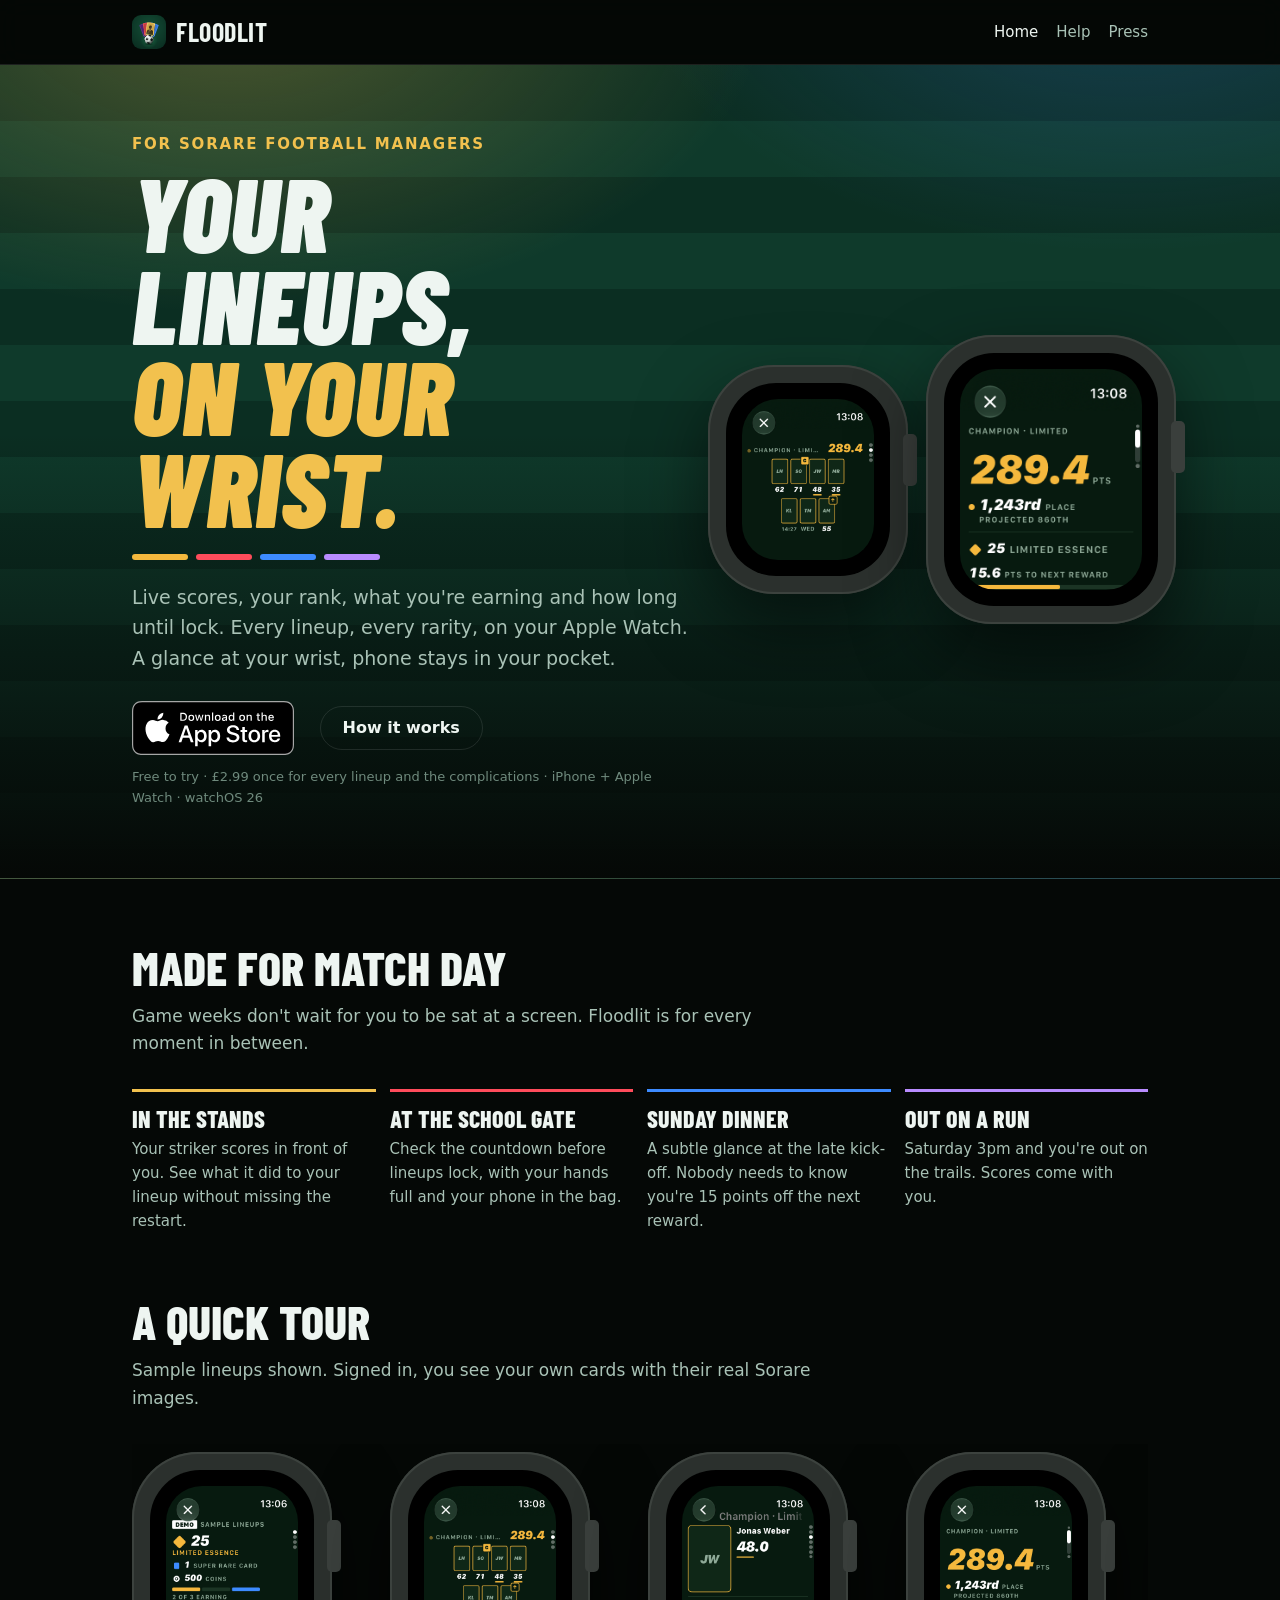
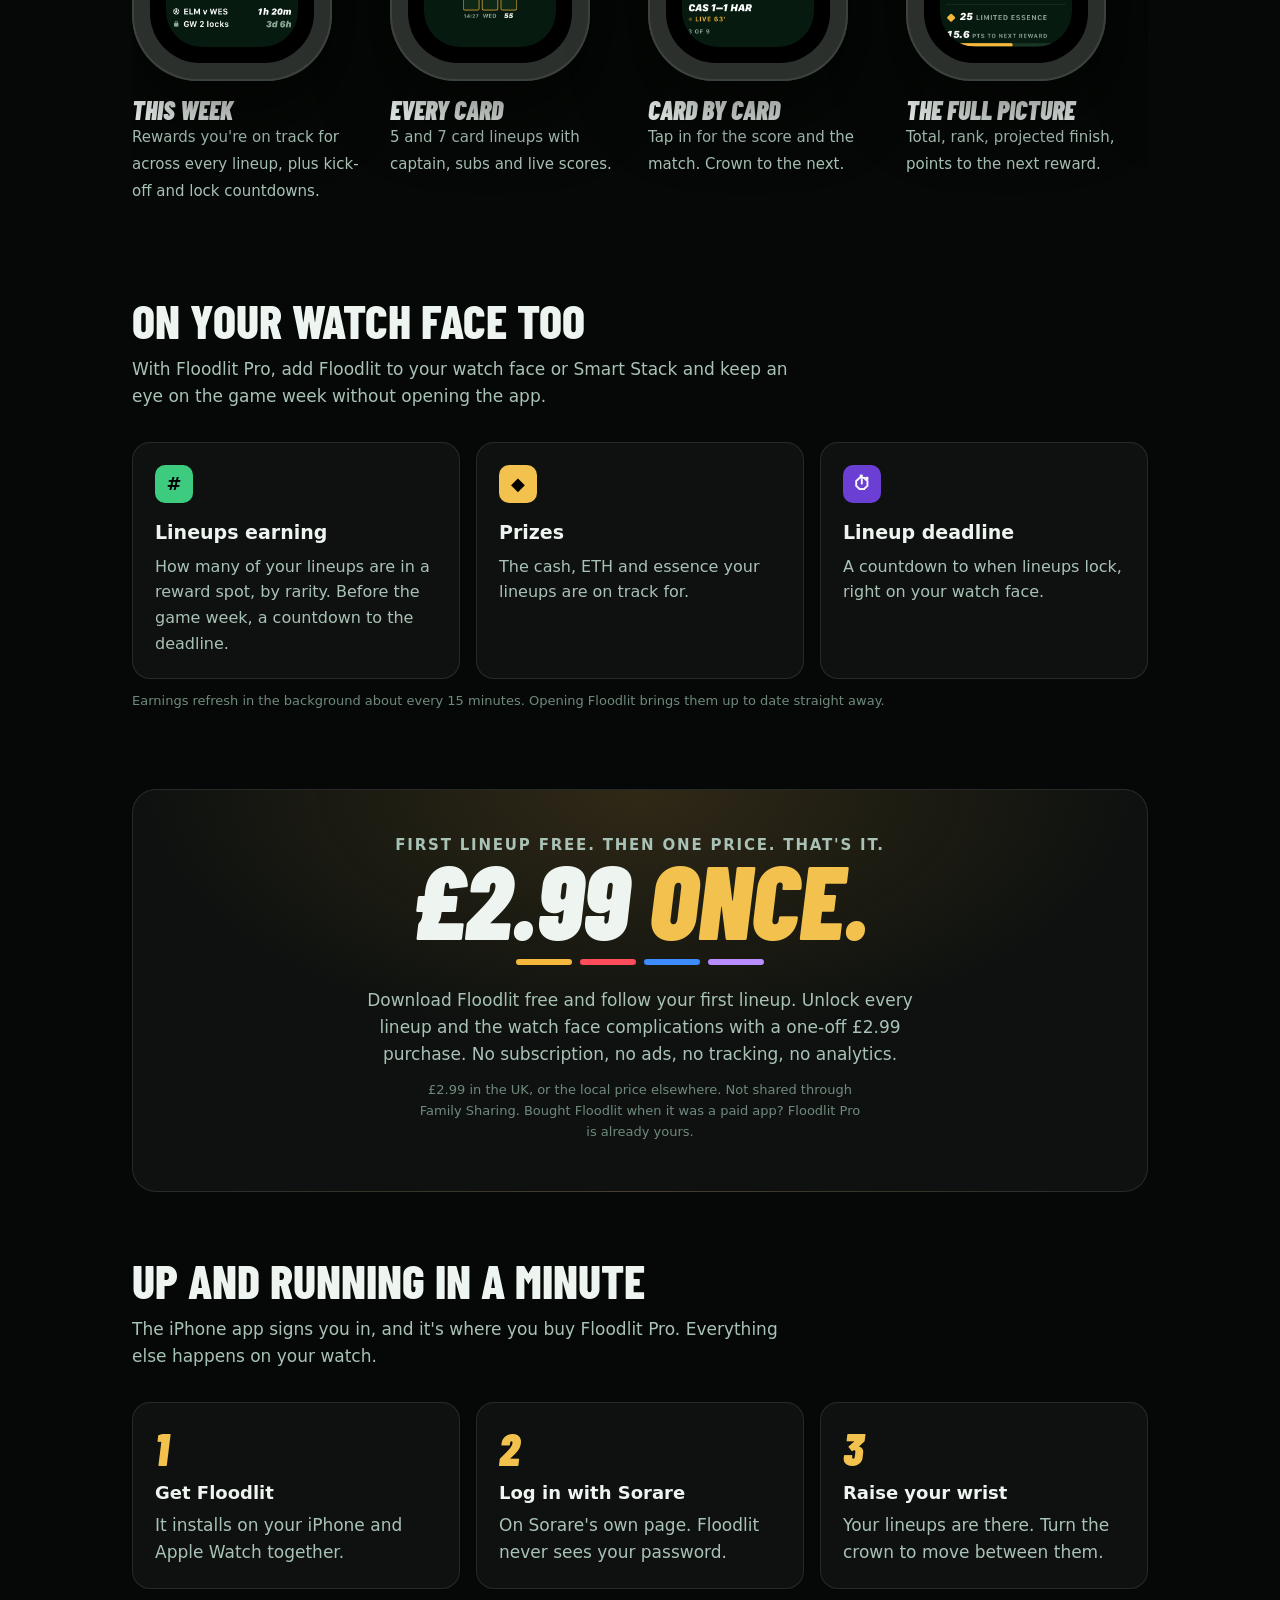
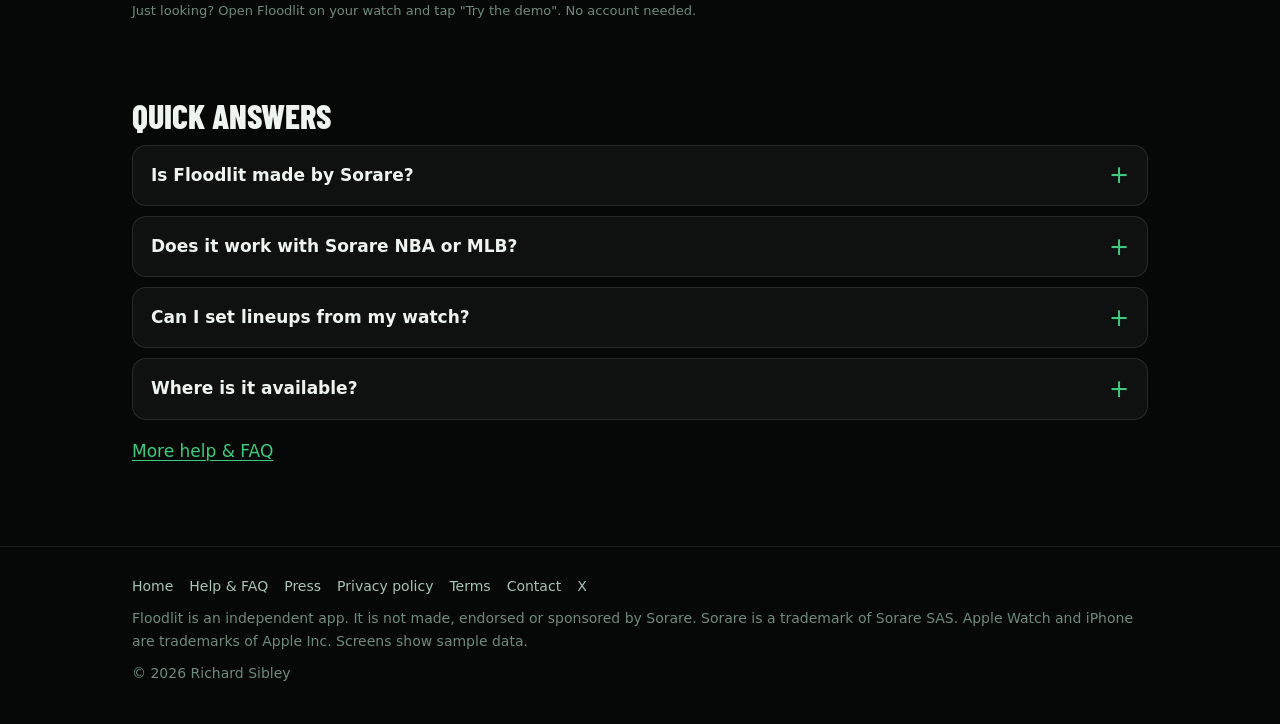
<file: index.html>
<!doctype html>
<html lang="en-GB">
<head>
<meta charset="utf-8">
<meta name="viewport" content="width=device-width, initial-scale=1">
<title>Floodlit – Your Sorare lineups, on your wrist</title>
<meta name="description" content="Live scores, rank, rewards and deadlines for your Sorare Football lineups, on your Apple Watch. Free to try, £2.99 once to unlock every lineup and the watch face complications. No subscription.">
<meta name="theme-color" content="#050806">
<link rel="icon" type="image/png" href="favicon.png">
<link rel="apple-touch-icon" href="apple-touch-icon.png">
<link rel="canonical" href="https://richsibs.github.io/floodlit/">
<meta property="og:type" content="website">
<meta property="og:title" content="Floodlit – Your Sorare lineups, on your wrist">
<meta property="og:description" content="Live scores, rank, rewards and deadlines on your Apple Watch. Free to try, £2.99 once for every lineup and the watch face complications. No subscription.">
<meta property="og:image" content="https://richsibs.github.io/floodlit/og-image.png">
<meta property="og:url" content="https://richsibs.github.io/floodlit/">
<meta name="twitter:card" content="summary_large_image">
<meta name="twitter:site" content="@FloodlitApp">
<meta name="twitter:image" content="https://richsibs.github.io/floodlit/og-image.png">
<link rel="preload" href="fonts/barlow-condensed-latin-900-italic.woff2" as="font" type="font/woff2" crossorigin>
<link rel="stylesheet" href="style.css">
<link rel="stylesheet" href="marketing.css">
</head>
<body>
<header class="top"><div class="wrap">
  <a class="brand" href="./"><img src="img/icon-256.png" alt=""><span>Floodlit</span></a>
  <nav class="nav" aria-label="Main">
    <a href="./" aria-current="page">Home</a>
    <a href="support.html">Help</a>
    <a href="press.html">Press</a>
  </nav>
</div></header>
<main>

<section class="hero" aria-labelledby="hero-title">
  <div class="wrap">
    <div>
      <p class="kicker">For Sorare Football managers</p>
      <h1 class="punch" id="hero-title">Your lineups,<br><em>on your wrist.</em></h1>
      <div class="rarity" aria-hidden="true"><i></i><i></i><i></i><i></i></div>
      <p class="lede">Live scores, your rank, what you're earning and how long until lock. Every lineup, every rarity, on your Apple Watch. A glance at your wrist, phone stays in your pocket.</p>
      <div class="ctas">
        <a class="badge" href="https://apps.apple.com/app/id6834572083" aria-label="Download Floodlit on the App Store">
          <img src="img/app-store-badge.svg" alt="Download on the App Store" height="54">
        </a>
        <a class="btn ghost" href="#how">How it works</a>
      </div>
      <p class="fine">Free to try · £2.99 once for every lineup and the complications · iPhone + Apple Watch · watchOS 26</p>
    </div>
    <div class="duo">
      <div class="wrist sm"><div class="case"><div class="glass"><img src="img/watch-2-422x514.png" alt="A 7-card lineup on the watch with each player's live score"></div></div></div>
      <div class="wrist"><div class="case"><div class="glass"><img src="img/watch-4-422x514.png" alt="Lineup summary: 289.4 points, 1,243rd place, 15.6 points to the next reward"></div></div></div>
    </div>
  </div>
</section>

<section aria-labelledby="moments">
  <div class="wrap">
    <h2 id="moments">Made for match day</h2>
    <p class="sub">Game weeks don't wait for you to be sat at a screen. Floodlit is for every moment in between.</p>
    <div class="moments">
      <div class="moment"><b>In the stands</b><p>Your striker scores in front of you. See what it did to your lineup without missing the restart.</p></div>
      <div class="moment"><b>At the school gate</b><p>Check the countdown before lineups lock, with your hands full and your phone in the bag.</p></div>
      <div class="moment"><b>Sunday dinner</b><p>A subtle glance at the late kick-off. Nobody needs to know you're 15 points off the next reward.</p></div>
      <div class="moment"><b>Out on a run</b><p>Saturday 3pm and you're out on the trails. Scores come with you.</p></div>
    </div>
  </div>
</section>

<section aria-labelledby="tour" style="padding-top:0">
  <div class="wrap">
    <h2 id="tour">A quick tour</h2>
    <p class="sub">Sample lineups shown. Signed in, you see your own cards with their real Sorare images.</p>
    <div class="reel">
      <figure><div class="wrist sm"><div class="case"><div class="glass"><img src="img/watch-1-422x514.png" alt="Start screen with this week's rewards and countdowns" loading="lazy"></div></div></div>
        <figcaption><b>This week</b><span>Rewards you're on track for across every lineup, plus kick-off and lock countdowns.</span></figcaption></figure>
      <figure><div class="wrist sm"><div class="case"><div class="glass"><img src="img/watch-2-422x514.png" alt="Lineup on the pitch with live scores" loading="lazy"></div></div></div>
        <figcaption><b>Every card</b><span>5 and 7 card lineups with captain, subs and live scores.</span></figcaption></figure>
      <figure><div class="wrist sm"><div class="case"><div class="glass"><img src="img/watch-3-422x514.png" alt="Single card detail with match score" loading="lazy"></div></div></div>
        <figcaption><b>Card by card</b><span>Tap in for the score and the match. Crown to the next.</span></figcaption></figure>
      <figure><div class="wrist sm"><div class="case"><div class="glass"><img src="img/watch-4-422x514.png" alt="Total, rank and next reward" loading="lazy"></div></div></div>
        <figcaption><b>The full picture</b><span>Total, rank, projected finish, points to the next reward.</span></figcaption></figure>
      <figure><div class="wrist sm"><div class="case"><div class="glass"><img src="img/watch-5-422x514.png" alt="A Rare lineup in red" loading="lazy"></div></div></div>
        <figcaption><b>Your colours</b><span>Limited, Rare, Super Rare and Unique, each in its own colour.</span></figcaption></figure>
      <figure><div class="wrist sm"><div class="case"><div class="glass"><img src="img/watch-6-422x514.png" alt="List of many lineups grouped by rarity" loading="lazy"></div></div></div>
        <figcaption><b>Fifty lineups</b><span>Lots of teams? One tidy list, earning first.</span></figcaption></figure>
    </div>
  </div>
</section>

<section aria-labelledby="complications" style="padding-top:0">
  <div class="wrap">
    <h2 id="complications">On your watch face too</h2>
    <p class="sub">With Floodlit Pro, add Floodlit to your watch face or Smart Stack and keep an eye on the game week without opening the app.</p>
    <div class="grid three">
      <div class="tile"><div class="icon c-green">#</div><h3>Lineups earning</h3><p>How many of your lineups are in a reward spot, by rarity. Before the game week, a countdown to the deadline.</p></div>
      <div class="tile"><div class="icon c-gold">◆</div><h3>Prizes</h3><p>The cash, ETH and essence your lineups are on track for.</p></div>
      <div class="tile"><div class="icon c-purple">⏱</div><h3>Lineup deadline</h3><p>A countdown to when lineups lock, right on your watch face.</p></div>
    </div>
    <p class="fine">Earnings refresh in the background about every 15 minutes. Opening Floodlit brings them up to date straight away.</p>
  </div>
</section>

<section aria-labelledby="price" style="padding-top:0">
  <div class="wrap">
    <div class="price">
      <p class="kicker">First lineup free. Then one price. That's it.</p>
      <h2 class="punch" id="price">£2.99 <em>once.</em></h2>
      <div class="rarity" aria-hidden="true"><i></i><i></i><i></i><i></i></div>
      <p>Download Floodlit free and follow your first lineup. Unlock every lineup and the watch face complications with a one-off £2.99 purchase. No subscription, no ads, no tracking, no analytics.</p>
      <p class="fine">£2.99 in the UK, or the local price elsewhere. Not shared through Family Sharing. Bought Floodlit when it was a paid app? Floodlit Pro is already yours.</p>
    </div>
  </div>
</section>

<section aria-labelledby="how" id="how" style="padding-top:0">
  <div class="wrap">
    <h2>Up and running in a minute</h2>
    <p class="sub">The iPhone app signs you in, and it's where you buy Floodlit Pro. Everything else happens on your watch.</p>
    <ol class="steps">
      <li><b>Get Floodlit</b>It installs on your iPhone and Apple Watch together.</li>
      <li><b>Log in with Sorare</b>On Sorare's own page. Floodlit never sees your password.</li>
      <li><b>Raise your wrist</b>Your lineups are there. Turn the crown to move between them.</li>
    </ol>
    <p class="fine">Just looking? Open Floodlit on your watch and tap "Try the demo". No account needed.</p>
  </div>
</section>

<section aria-labelledby="faq" style="padding-top:0">
  <div class="wrap">
    <h2 id="faq" style="font-size:34px">Quick answers</h2>
    <details><summary>Is Floodlit made by Sorare?</summary><div><p>No. Floodlit is an independent app made by a Sorare manager. It works with your Sorare account but isn't made, endorsed or sponsored by Sorare.</p></div></details>
    <details><summary>Does it work with Sorare NBA or MLB?</summary><div><p>Not yet. Floodlit is for Sorare Football lineups.</p></div></details>
    <details><summary>Can I set lineups from my watch?</summary><div><p>No, Floodlit is for following your game week. Build and submit lineups in Sorare as usual.</p></div></details>
    <details><summary>Where is it available?</summary><div><p>On the App Store in the UK and many other countries. It isn't available in EU countries at the moment.</p></div></details>
    <p style="margin-top:18px"><a href="support.html">More help &amp; FAQ</a></p>
  </div>
</section>

</main>
<footer><div class="wrap">
  <nav aria-label="Footer">
    <a href="./">Home</a><a href="support.html">Help &amp; FAQ</a><a href="press.html">Press</a><a href="privacy.html">Privacy policy</a><a href="terms.html">Terms</a><a href="mailto:info@bewarethechairultra.co.uk">Contact</a><a href="https://x.com/FloodlitApp">X</a>
  </nav>
  <p>Floodlit is an independent app. It is not made, endorsed or sponsored by Sorare. Sorare is a trademark of Sorare SAS. Apple Watch and iPhone are trademarks of Apple Inc. Screens show sample data.</p>
  <p>&copy; 2026 Richard Sibley</p>
</div></footer>
</body>
</html>
</file>
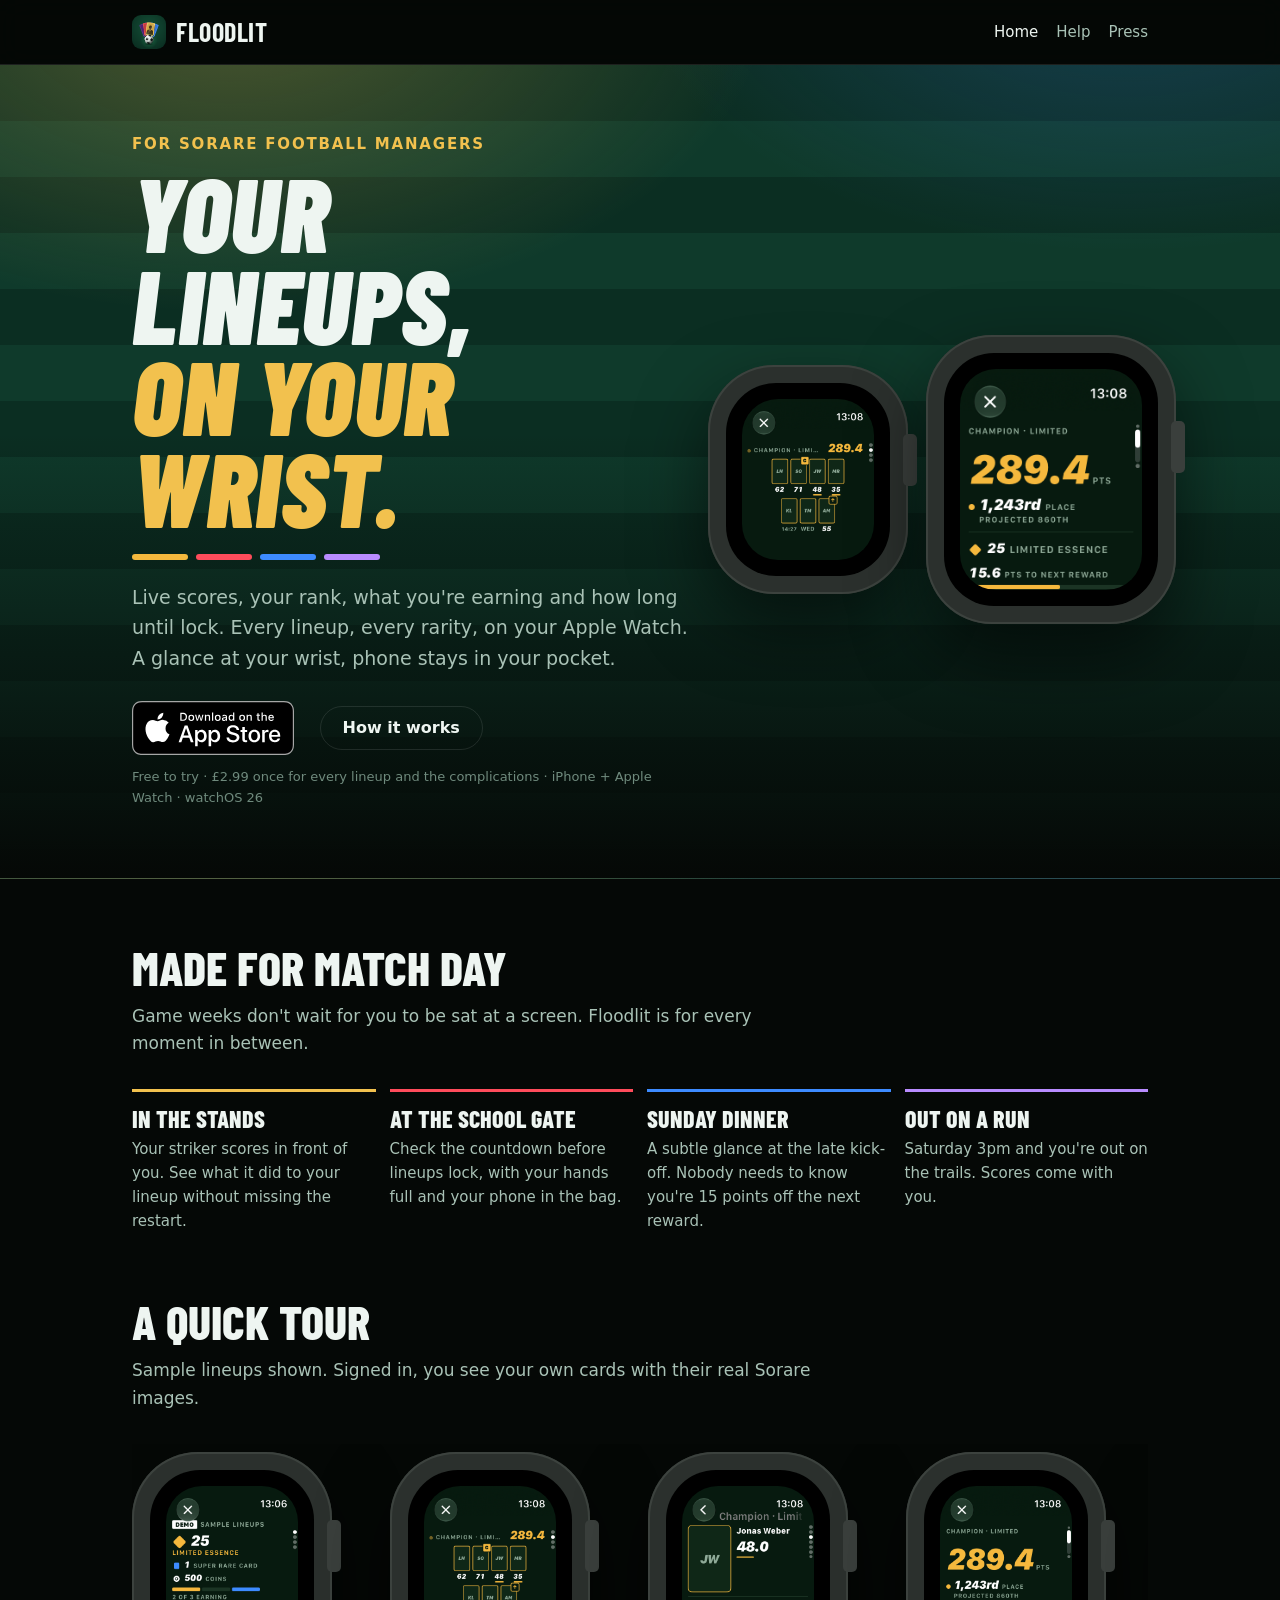
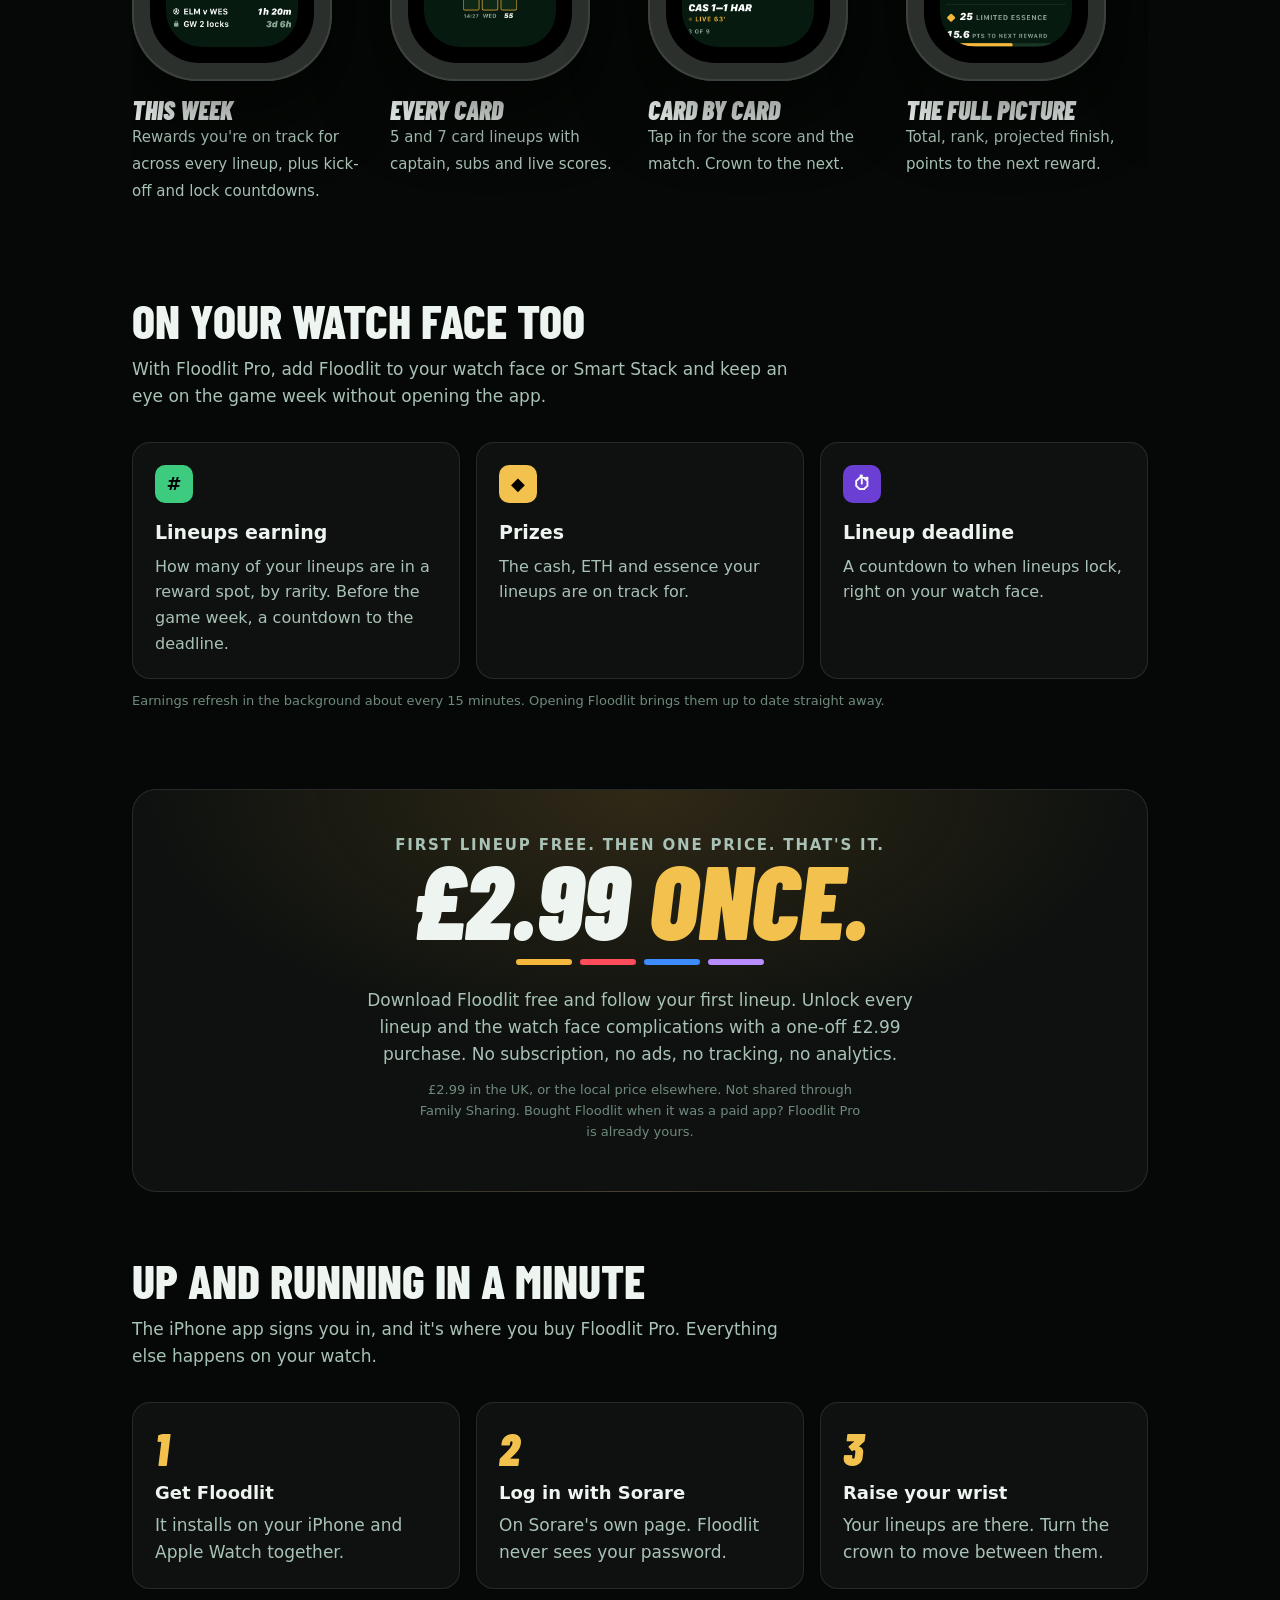
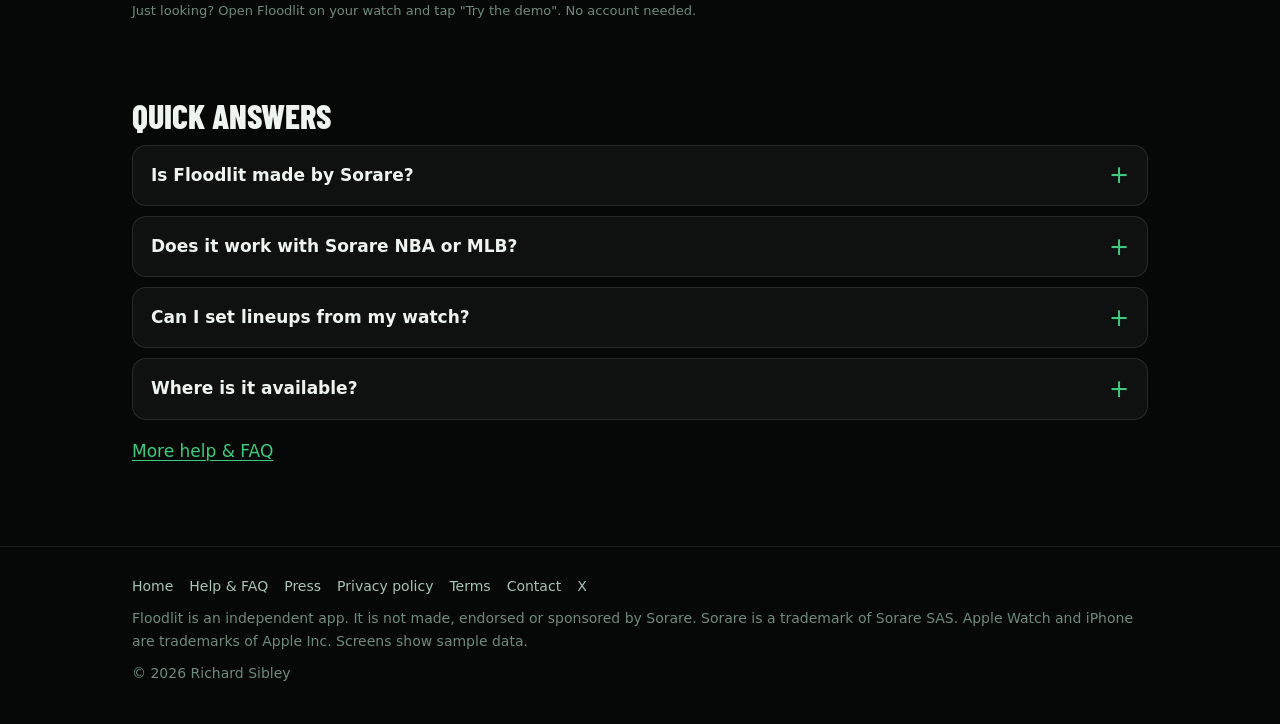
<file: launch.html>
<!doctype html>
<html lang="en-GB">
<head>
<meta charset="utf-8">
<meta name="viewport" content="width=device-width, initial-scale=1">
<title>Floodlit – Your Sorare lineups, on your wrist</title>
<meta name="description" content="Live scores, rank, rewards and deadlines for your Sorare Football lineups, on your Apple Watch. Free to try, £2.99 once to unlock every lineup and the watch face complications. No subscription.">
<meta name="theme-color" content="#050806">
<link rel="canonical" href="https://richsibs.github.io/floodlit/">
<meta http-equiv="refresh" content="0; url=./">
<script>location.replace("./" + location.hash);</script>
<link rel="icon" type="image/png" href="favicon.png">
<link rel="apple-touch-icon" href="apple-touch-icon.png">
<meta property="og:type" content="website">
<meta property="og:title" content="Floodlit – Your Sorare lineups, on your wrist">
<meta property="og:description" content="Live scores, rank, rewards and deadlines on your Apple Watch. Free to try, £2.99 once for every lineup and the watch face complications. No subscription.">
<meta property="og:image" content="https://richsibs.github.io/floodlit/og-image.png">
<meta property="og:url" content="https://richsibs.github.io/floodlit/">
<meta name="twitter:card" content="summary_large_image">
<meta name="twitter:site" content="@FloodlitApp">
<meta name="twitter:image" content="https://richsibs.github.io/floodlit/og-image.png">
<link rel="stylesheet" href="style.css">
</head>
<body>
<main class="doc"><div class="wrap">
  <p>This page has moved to the <a href="./">Floodlit home page</a>.</p>
</div></main>
</body>
</html>
</file>
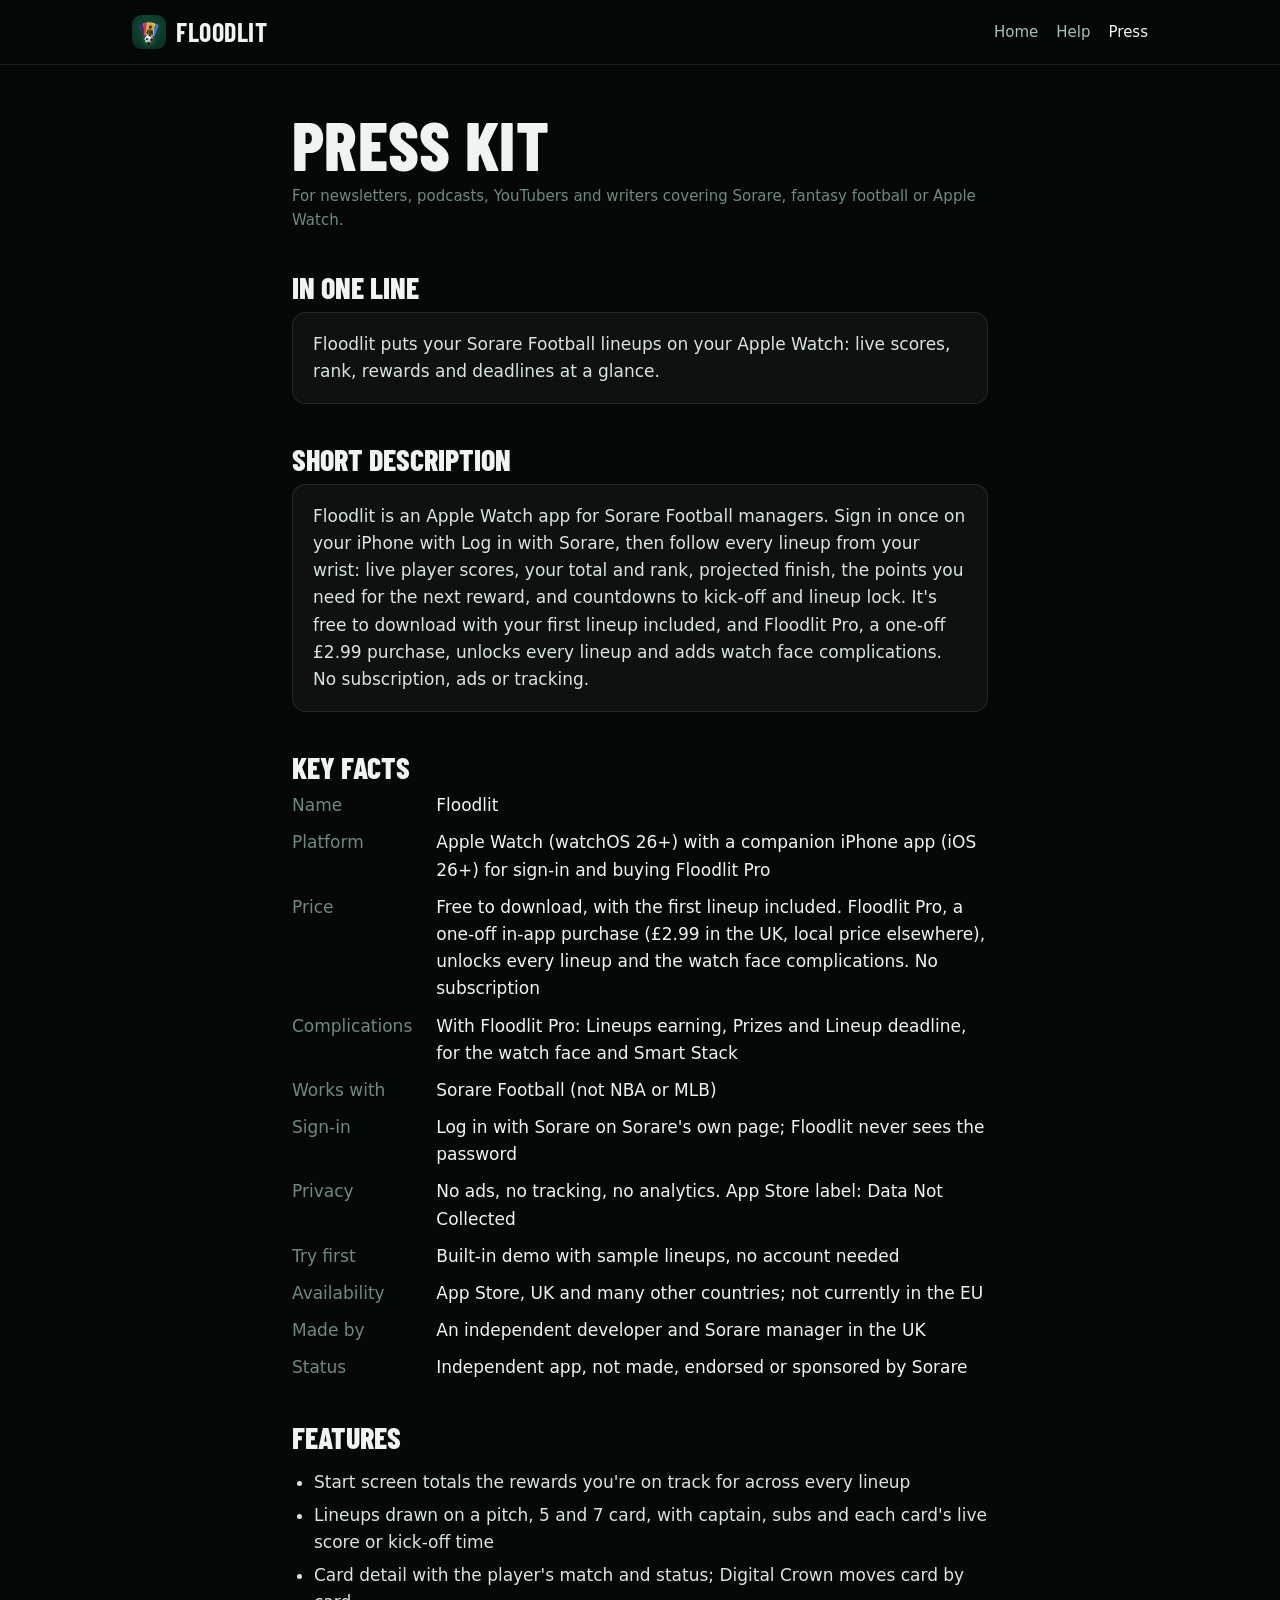
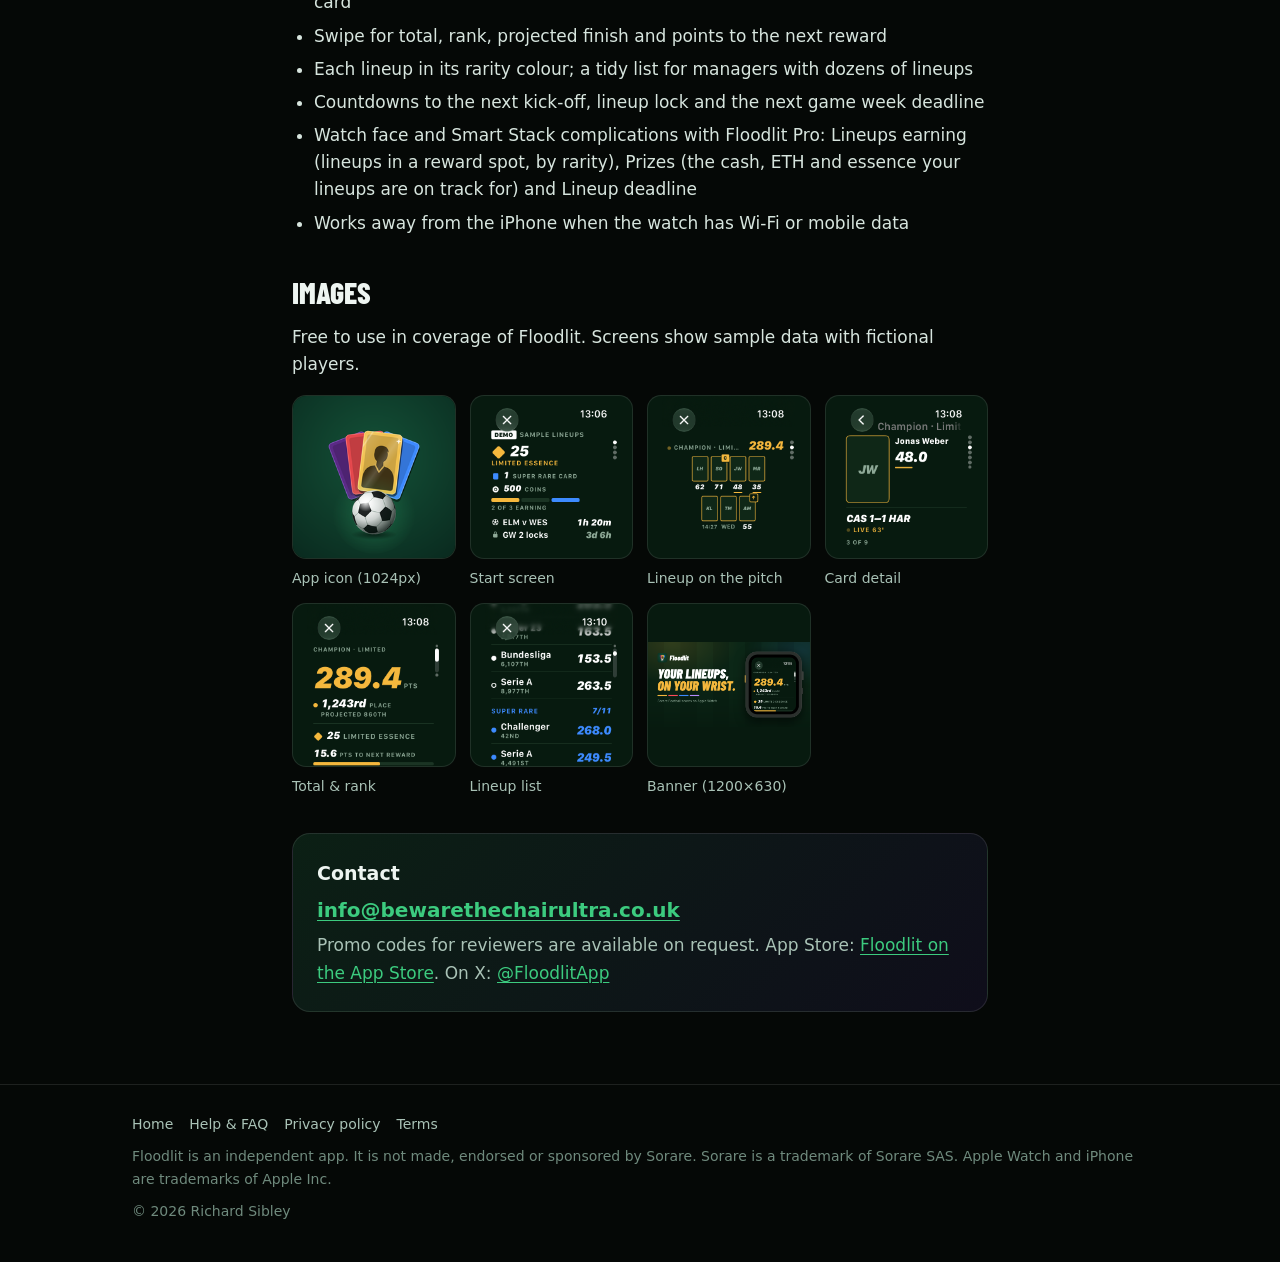
<file: press.html>
<!doctype html>
<html lang="en-GB">
<head>
<meta charset="utf-8">
<meta name="viewport" content="width=device-width, initial-scale=1">
<title>Floodlit – Press kit</title>
<meta name="description" content="Press kit for Floodlit, the Apple Watch app for Sorare Football managers: descriptions, key facts, images and contact.">
<meta name="theme-color" content="#050806">
<link rel="icon" type="image/png" href="favicon.png">
<meta property="og:title" content="Floodlit – Press kit">
<meta property="og:image" content="https://richsibs.github.io/floodlit/og-image.png">
<meta property="og:url" content="https://richsibs.github.io/floodlit/press.html">
<meta name="twitter:card" content="summary_large_image">
<link rel="stylesheet" href="style.css">
<link rel="stylesheet" href="marketing.css">
</head>
<body>
<header class="top"><div class="wrap">
  <a class="brand" href="./"><img src="img/icon-256.png" alt=""><span>Floodlit</span></a>
  <nav class="nav" aria-label="Main">
    <a href="./">Home</a>
    <a href="support.html">Help</a>
    <a href="press.html" aria-current="page">Press</a>
  </nav>
</div></header>
<main class="doc"><div class="wrap">
  <h1>Press kit</h1>
  <p class="meta">For newsletters, podcasts, YouTubers and writers covering Sorare, fantasy football or Apple Watch.</p>

  <h2>In one line</h2>
  <div class="copybox"><p>Floodlit puts your Sorare Football lineups on your Apple Watch: live scores, rank, rewards and deadlines at a glance.</p></div>

  <h2>Short description</h2>
  <div class="copybox"><p>Floodlit is an Apple Watch app for Sorare Football managers. Sign in once on your iPhone with Log in with Sorare, then follow every lineup from your wrist: live player scores, your total and rank, projected finish, the points you need for the next reward, and countdowns to kick-off and lineup lock. It's free to download with your first lineup included, and Floodlit Pro, a one-off £2.99 purchase, unlocks every lineup and adds watch face complications. No subscription, ads or tracking.</p></div>

  <h2>Key facts</h2>
  <dl class="facts">
    <dt>Name</dt><dd>Floodlit</dd>
    <dt>Platform</dt><dd>Apple Watch (watchOS 26+) with a companion iPhone app (iOS 26+) for sign-in and buying Floodlit Pro</dd>
    <dt>Price</dt><dd>Free to download, with the first lineup included. Floodlit Pro, a one-off in-app purchase (£2.99 in the UK, local price elsewhere), unlocks every lineup and the watch face complications. No subscription</dd>
    <dt>Complications</dt><dd>With Floodlit Pro: Lineups earning, Prizes and Lineup deadline, for the watch face and Smart Stack</dd>
    <dt>Works with</dt><dd>Sorare Football (not NBA or MLB)</dd>
    <dt>Sign-in</dt><dd>Log in with Sorare on Sorare's own page; Floodlit never sees the password</dd>
    <dt>Privacy</dt><dd>No ads, no tracking, no analytics. App Store label: Data Not Collected</dd>
    <dt>Try first</dt><dd>Built-in demo with sample lineups, no account needed</dd>
    <dt>Availability</dt><dd>App Store, UK and many other countries; not currently in the EU</dd>
    <dt>Made by</dt><dd>An independent developer and Sorare manager in the UK</dd>
    <dt>Status</dt><dd>Independent app, not made, endorsed or sponsored by Sorare</dd>
  </dl>

  <h2>Features</h2>
  <ul>
    <li>Start screen totals the rewards you're on track for across every lineup</li>
    <li>Lineups drawn on a pitch, 5 and 7 card, with captain, subs and each card's live score or kick-off time</li>
    <li>Card detail with the player's match and status; Digital Crown moves card by card</li>
    <li>Swipe for total, rank, projected finish and points to the next reward</li>
    <li>Each lineup in its rarity colour; a tidy list for managers with dozens of lineups</li>
    <li>Countdowns to the next kick-off, lineup lock and the next game week deadline</li>
    <li>Watch face and Smart Stack complications with Floodlit Pro: Lineups earning (lineups in a reward spot, by rarity), Prizes (the cash, ETH and essence your lineups are on track for) and Lineup deadline</li>
    <li>Works away from the iPhone when the watch has Wi-Fi or mobile data</li>
  </ul>

  <h2>Images</h2>
  <p>Free to use in coverage of Floodlit. Screens show sample data with fictional players.</p>
  <div class="assets">
    <a href="img/press-icon-1024.png" download><img src="img/icon-256.png" alt="Floodlit app icon">App icon (1024px)</a>
    <a href="img/watch-1-422x514.png" download><img src="img/watch-1-422x514.png" alt="Start screen">Start screen</a>
    <a href="img/watch-2-422x514.png" download><img src="img/watch-2-422x514.png" alt="Lineup">Lineup on the pitch</a>
    <a href="img/watch-3-422x514.png" download><img src="img/watch-3-422x514.png" alt="Card detail">Card detail</a>
    <a href="img/watch-4-422x514.png" download><img src="img/watch-4-422x514.png" alt="Summary">Total &amp; rank</a>
    <a href="img/watch-6-422x514.png" download><img src="img/watch-6-422x514.png" alt="Lineup list">Lineup list</a>
    <a href="og-image.png" download><img src="og-image.png" alt="Banner">Banner (1200×630)</a>
  </div>

  <div class="contact">
    <h3>Contact</h3>
    <a class="mail" href="mailto:info@bewarethechairultra.co.uk">info@bewarethechairultra.co.uk</a>
    <p>Promo codes for reviewers are available on request. App Store: <a href="https://apps.apple.com/app/id6834572083">Floodlit on the App Store</a>. On X: <a href="https://x.com/FloodlitApp">@FloodlitApp</a></p>
  </div>
</div></main>
<footer><div class="wrap">
  <nav aria-label="Footer">
    <a href="./">Home</a><a href="support.html">Help &amp; FAQ</a><a href="privacy.html">Privacy policy</a><a href="terms.html">Terms</a>
  </nav>
  <p>Floodlit is an independent app. It is not made, endorsed or sponsored by Sorare. Sorare is a trademark of Sorare SAS. Apple Watch and iPhone are trademarks of Apple Inc.</p>
  <p>&copy; 2026 Richard Sibley</p>
</div></footer>
</body>
</html>
</file>
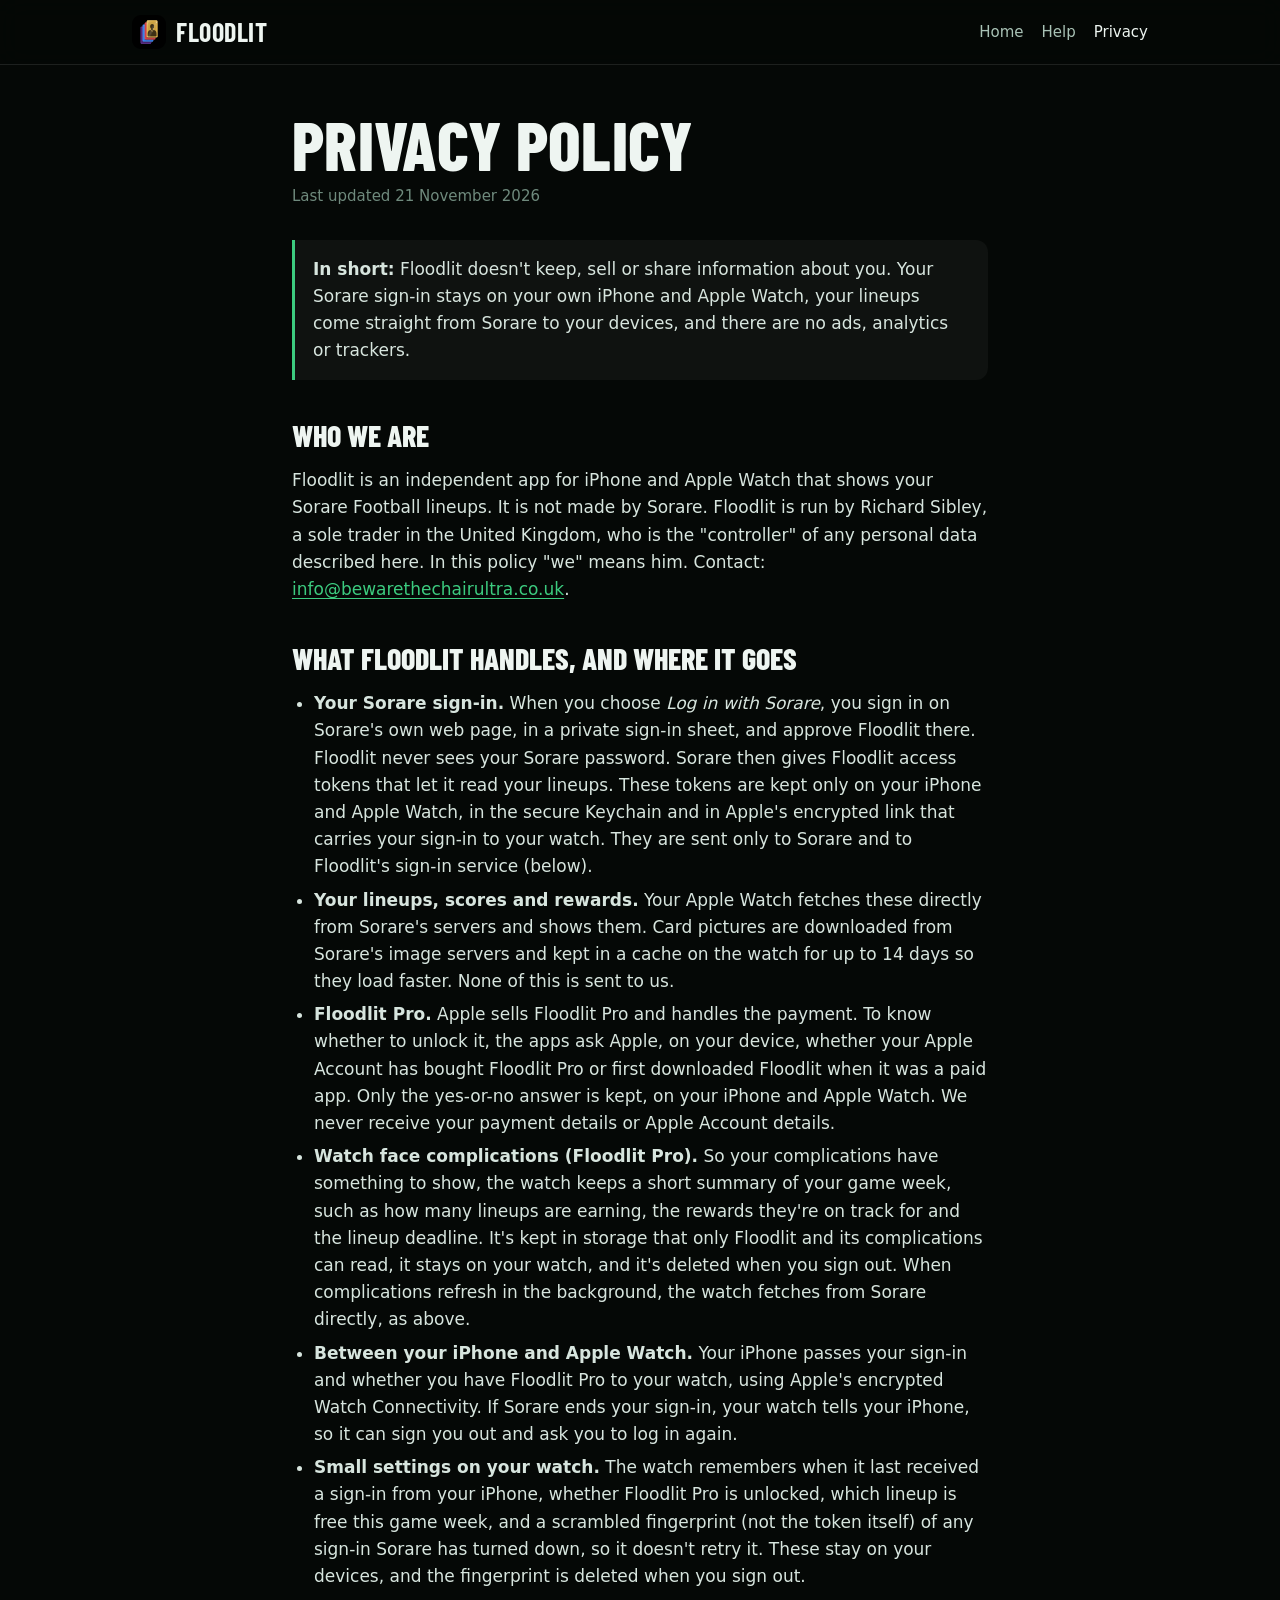
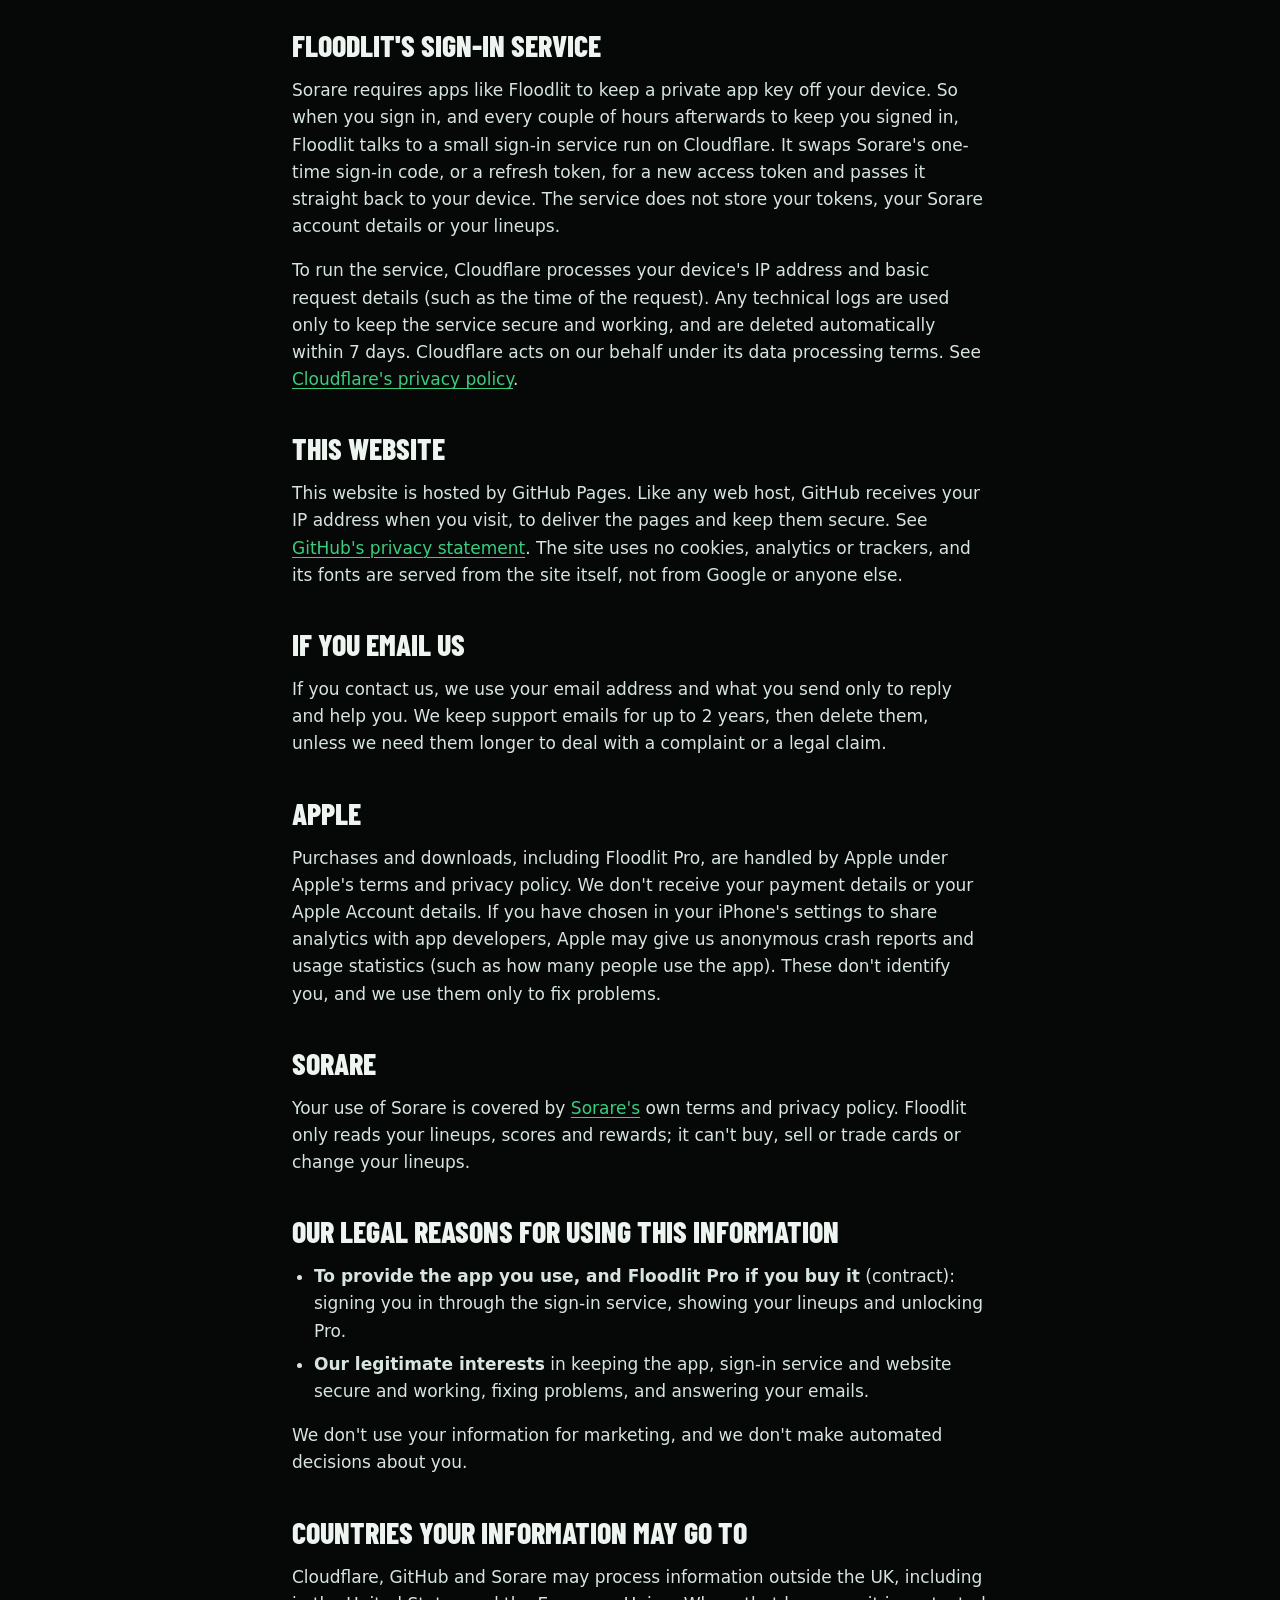
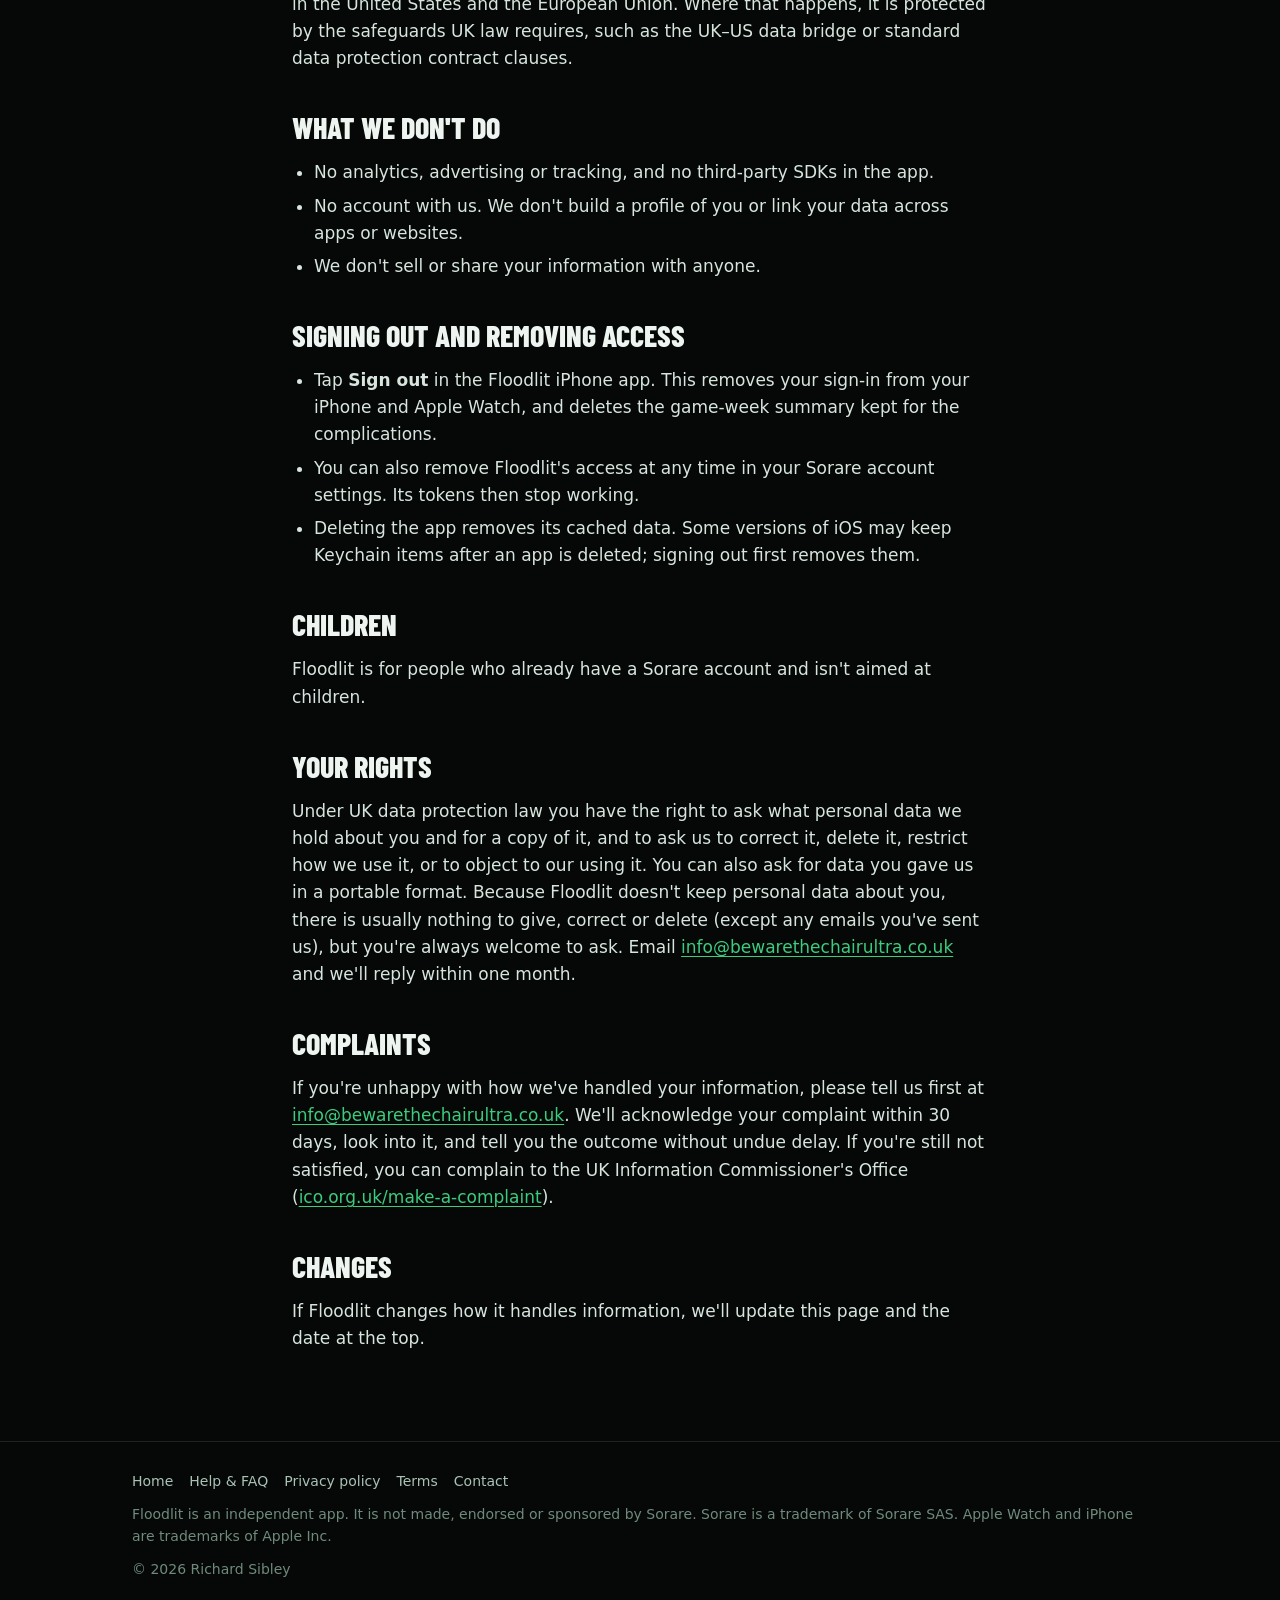
<file: privacy.html>
<!doctype html>
<html lang="en-GB">
<head>
<meta charset="utf-8">
<meta name="viewport" content="width=device-width, initial-scale=1">
<title>Privacy policy – Floodlit</title>
<meta name="description" content="How Floodlit handles your information: no tracking, no ads, nothing sold.">
<meta name="theme-color" content="#050806">
<link rel="icon" type="image/png" href="favicon.png">
<link rel="apple-touch-icon" href="apple-touch-icon.png">
<meta property="og:title" content="Privacy policy – Floodlit">
<meta property="og:description" content="How Floodlit handles your information: no tracking, no ads, nothing sold.">
<meta property="og:image" content="https://richsibs.github.io/floodlit/icon.png">
<link rel="preload" href="fonts/barlow-condensed-latin-800-normal.woff2" as="font" type="font/woff2" crossorigin>
<link rel="stylesheet" href="style.css">
</head>
<body>
<header class="top"><div class="wrap">
  <a class="brand" href="./"><img src="icon.png" alt=""><span>Floodlit</span></a>
  <nav class="nav" aria-label="Main">
    <a href="./">Home</a>
    <a href="support.html">Help</a>
    <a href="privacy.html" aria-current="page">Privacy</a>
  </nav>
</div></header>
<main>
<article class="doc"><div class="wrap">
<h1>Privacy policy</h1>
<p class="meta">Last updated 21 November 2026</p>

<div class="callout"><p><strong>In short:</strong> Floodlit doesn't keep, sell or share information about you. Your Sorare sign-in stays on your own iPhone and Apple Watch, your lineups come straight from Sorare to your devices, and there are no ads, analytics or trackers.</p></div>

<h2>Who we are</h2>
<p>Floodlit is an independent app for iPhone and Apple Watch that shows your Sorare Football lineups. It is not made by Sorare. Floodlit is run by Richard Sibley, a sole trader in the United Kingdom, who is the "controller" of any personal data described here. In this policy "we" means him. Contact: <a href="mailto:info@bewarethechairultra.co.uk">info@bewarethechairultra.co.uk</a>.</p>

<h2>What Floodlit handles, and where it goes</h2>
<ul>
  <li><strong>Your Sorare sign-in.</strong> When you choose <em>Log in with Sorare</em>, you sign in on Sorare's own web page, in a private sign-in sheet, and approve Floodlit there. Floodlit never sees your Sorare password. Sorare then gives Floodlit access tokens that let it read your lineups. These tokens are kept only on your iPhone and Apple Watch, in the secure Keychain and in Apple's encrypted link that carries your sign-in to your watch. They are sent only to Sorare and to Floodlit's sign-in service (below).</li>
  <li><strong>Your lineups, scores and rewards.</strong> Your Apple Watch fetches these directly from Sorare's servers and shows them. Card pictures are downloaded from Sorare's image servers and kept in a cache on the watch for up to 14 days so they load faster. None of this is sent to us.</li>
  <li><strong>Floodlit Pro.</strong> Apple sells Floodlit Pro and handles the payment. To know whether to unlock it, the apps ask Apple, on your device, whether your Apple Account has bought Floodlit Pro or first downloaded Floodlit when it was a paid app. Only the yes-or-no answer is kept, on your iPhone and Apple Watch. We never receive your payment details or Apple Account details.</li>
  <li><strong>Watch face complications (Floodlit Pro).</strong> So your complications have something to show, the watch keeps a short summary of your game week, such as how many lineups are earning, the rewards they're on track for and the lineup deadline. It's kept in storage that only Floodlit and its complications can read, it stays on your watch, and it's deleted when you sign out. When complications refresh in the background, the watch fetches from Sorare directly, as above.</li>
  <li><strong>Between your iPhone and Apple Watch.</strong> Your iPhone passes your sign-in and whether you have Floodlit Pro to your watch, using Apple's encrypted Watch Connectivity. If Sorare ends your sign-in, your watch tells your iPhone, so it can sign you out and ask you to log in again.</li>
  <li><strong>Small settings on your watch.</strong> The watch remembers when it last received a sign-in from your iPhone, whether Floodlit Pro is unlocked, which lineup is free this game week, and a scrambled fingerprint (not the token itself) of any sign-in Sorare has turned down, so it doesn't retry it. These stay on your devices, and the fingerprint is deleted when you sign out.</li>
</ul>

<h2>Floodlit's sign-in service</h2>
<p>Sorare requires apps like Floodlit to keep a private app key off your device. So when you sign in, and every couple of hours afterwards to keep you signed in, Floodlit talks to a small sign-in service run on Cloudflare. It swaps Sorare's one-time sign-in code, or a refresh token, for a new access token and passes it straight back to your device. The service does not store your tokens, your Sorare account details or your lineups.</p>
<p>To run the service, Cloudflare processes your device's IP address and basic request details (such as the time of the request). Any technical logs are used only to keep the service secure and working, and are deleted automatically within 7 days. Cloudflare acts on our behalf under its data processing terms. See <a href="https://www.cloudflare.com/privacypolicy/" rel="noopener">Cloudflare's privacy policy</a>.</p>

<h2>This website</h2>
<p>This website is hosted by GitHub Pages. Like any web host, GitHub receives your IP address when you visit, to deliver the pages and keep them secure. See <a href="https://docs.github.com/en/site-policy/privacy-policies/github-general-privacy-statement" rel="noopener">GitHub's privacy statement</a>. The site uses no cookies, analytics or trackers, and its fonts are served from the site itself, not from Google or anyone else.</p>

<h2>If you email us</h2>
<p>If you contact us, we use your email address and what you send only to reply and help you. We keep support emails for up to 2 years, then delete them, unless we need them longer to deal with a complaint or a legal claim.</p>

<h2>Apple</h2>
<p>Purchases and downloads, including Floodlit Pro, are handled by Apple under Apple's terms and privacy policy. We don't receive your payment details or your Apple Account details. If you have chosen in your iPhone's settings to share analytics with app developers, Apple may give us anonymous crash reports and usage statistics (such as how many people use the app). These don't identify you, and we use them only to fix problems.</p>

<h2>Sorare</h2>
<p>Your use of Sorare is covered by <a href="https://sorare.com/" rel="noopener">Sorare's</a> own terms and privacy policy. Floodlit only reads your lineups, scores and rewards; it can't buy, sell or trade cards or change your lineups.</p>

<h2>Our legal reasons for using this information</h2>
<ul>
  <li><strong>To provide the app you use, and Floodlit Pro if you buy it</strong> (contract): signing you in through the sign-in service, showing your lineups and unlocking Pro.</li>
  <li><strong>Our legitimate interests</strong> in keeping the app, sign-in service and website secure and working, fixing problems, and answering your emails.</li>
</ul>
<p>We don't use your information for marketing, and we don't make automated decisions about you.</p>

<h2>Countries your information may go to</h2>
<p>Cloudflare, GitHub and Sorare may process information outside the UK, including in the United States and the European Union. Where that happens, it is protected by the safeguards UK law requires, such as the UK&ndash;US data bridge or standard data protection contract clauses.</p>

<h2>What we don't do</h2>
<ul>
  <li>No analytics, advertising or tracking, and no third-party SDKs in the app.</li>
  <li>No account with us. We don't build a profile of you or link your data across apps or websites.</li>
  <li>We don't sell or share your information with anyone.</li>
</ul>

<h2>Signing out and removing access</h2>
<ul>
  <li>Tap <strong>Sign out</strong> in the Floodlit iPhone app. This removes your sign-in from your iPhone and Apple Watch, and deletes the game-week summary kept for the complications.</li>
  <li>You can also remove Floodlit's access at any time in your Sorare account settings. Its tokens then stop working.</li>
  <li>Deleting the app removes its cached data. Some versions of iOS may keep Keychain items after an app is deleted; signing out first removes them.</li>
</ul>

<h2>Children</h2>
<p>Floodlit is for people who already have a Sorare account and isn't aimed at children.</p>

<h2>Your rights</h2>
<p>Under UK data protection law you have the right to ask what personal data we hold about you and for a copy of it, and to ask us to correct it, delete it, restrict how we use it, or to object to our using it. You can also ask for data you gave us in a portable format. Because Floodlit doesn't keep personal data about you, there is usually nothing to give, correct or delete (except any emails you've sent us), but you're always welcome to ask. Email <a href="mailto:info@bewarethechairultra.co.uk">info@bewarethechairultra.co.uk</a> and we'll reply within one month.</p>

<h2>Complaints</h2>
<p>If you're unhappy with how we've handled your information, please tell us first at <a href="mailto:info@bewarethechairultra.co.uk">info@bewarethechairultra.co.uk</a>. We'll acknowledge your complaint within 30 days, look into it, and tell you the outcome without undue delay. If you're still not satisfied, you can complain to the UK Information Commissioner's Office (<a href="https://ico.org.uk/make-a-complaint/" rel="noopener">ico.org.uk/make-a-complaint</a>).</p>

<h2>Changes</h2>
<p>If Floodlit changes how it handles information, we'll update this page and the date at the top.</p>
</div></article>
</main>
<footer><div class="wrap">
  <nav aria-label="Footer">
    <a href="./">Home</a><a href="support.html">Help &amp; FAQ</a><a href="privacy.html">Privacy policy</a><a href="terms.html">Terms</a><a href="mailto:info@bewarethechairultra.co.uk">Contact</a>
  </nav>
  <p>Floodlit is an independent app. It is not made, endorsed or sponsored by Sorare. Sorare is a trademark of Sorare SAS. Apple Watch and iPhone are trademarks of Apple Inc.</p>
  <p>&copy; 2026 Richard Sibley</p>
</div></footer>
</body>
</html>
</file>
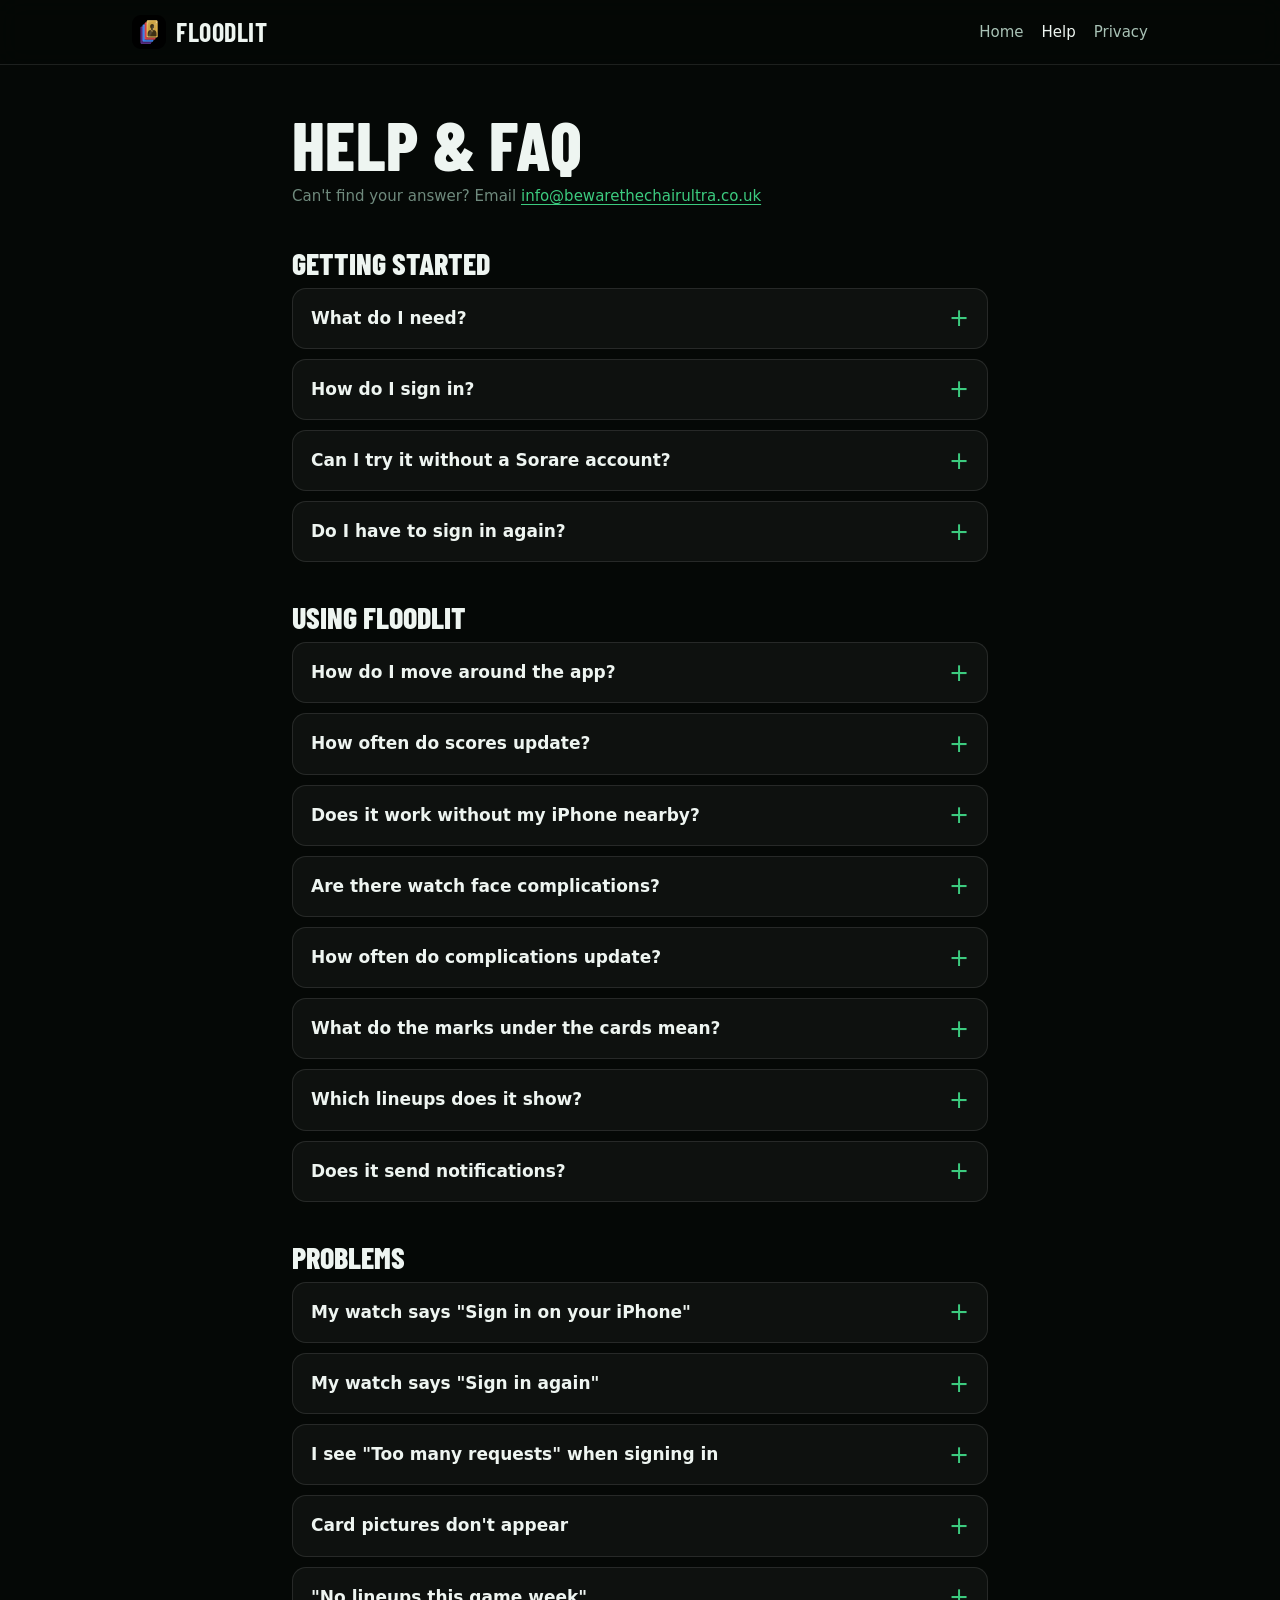
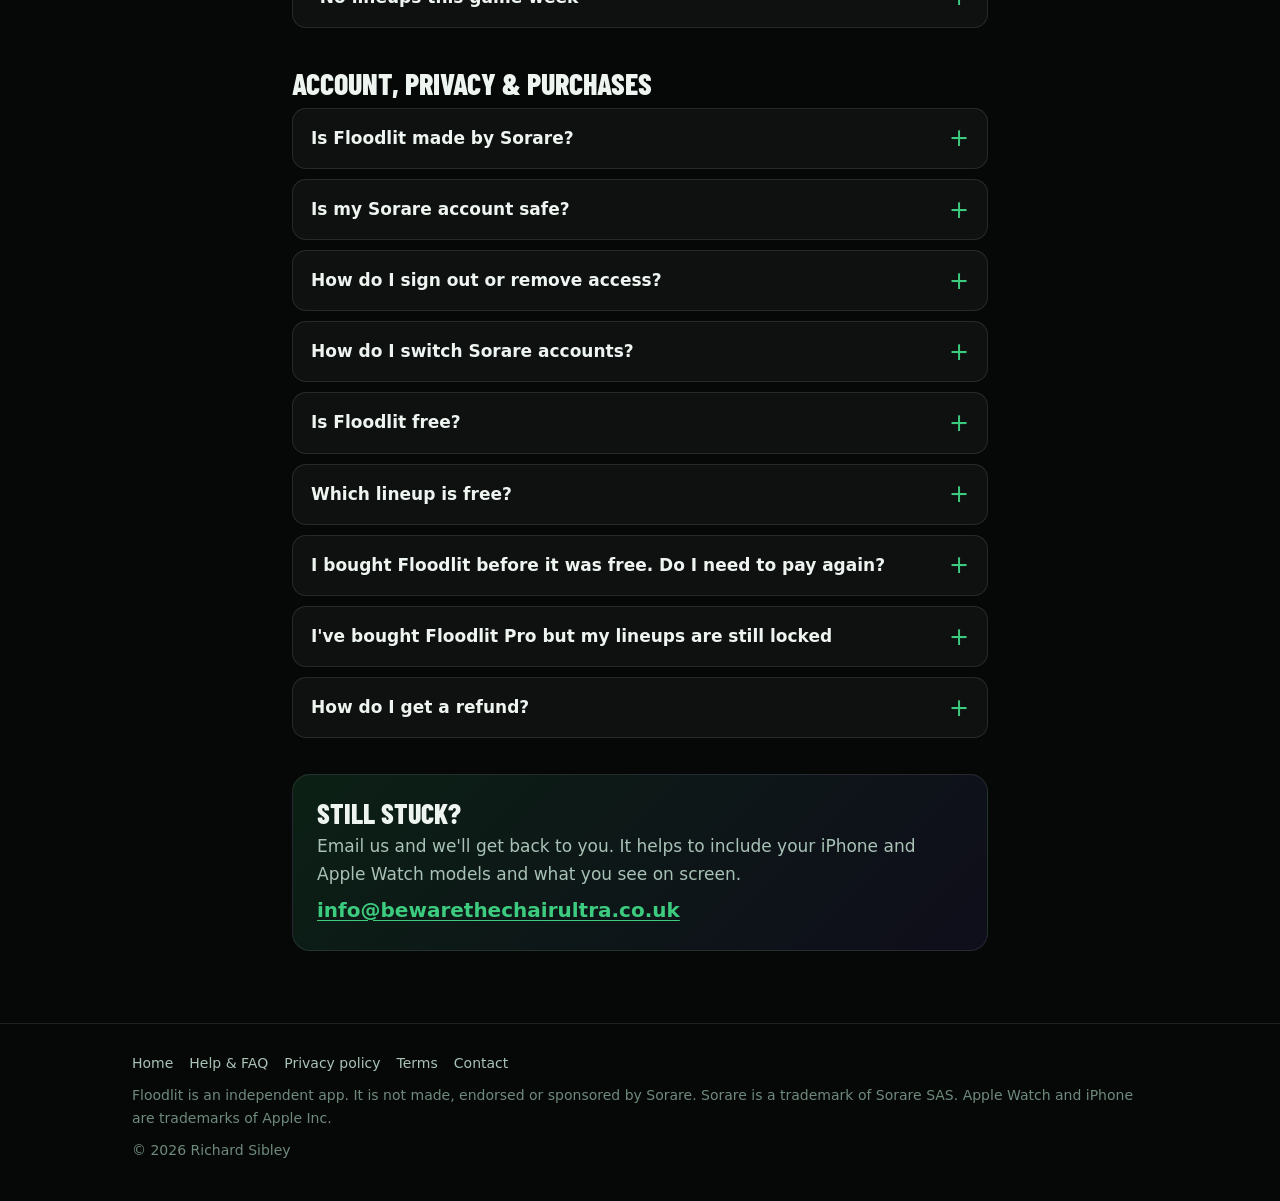
<file: support.html>
<!doctype html>
<html lang="en-GB">
<head>
<meta charset="utf-8">
<meta name="viewport" content="width=device-width, initial-scale=1">
<title>Help & FAQ – Floodlit</title>
<meta name="description" content="Answers to common questions about Floodlit, and how to get in touch.">
<meta name="theme-color" content="#050806">
<link rel="icon" type="image/png" href="favicon.png">
<link rel="apple-touch-icon" href="apple-touch-icon.png">
<meta property="og:title" content="Help & FAQ – Floodlit">
<meta property="og:description" content="Answers to common questions about Floodlit, and how to get in touch.">
<meta property="og:image" content="https://richsibs.github.io/floodlit/icon.png">
<link rel="preload" href="fonts/barlow-condensed-latin-800-normal.woff2" as="font" type="font/woff2" crossorigin>
<link rel="stylesheet" href="style.css">
</head>
<body>
<header class="top"><div class="wrap">
  <a class="brand" href="./"><img src="icon.png" alt=""><span>Floodlit</span></a>
  <nav class="nav" aria-label="Main">
    <a href="./">Home</a>
    <a href="support.html" aria-current="page">Help</a>
    <a href="privacy.html">Privacy</a>
  </nav>
</div></header>
<main>
<article class="doc"><div class="wrap">
<h1>Help &amp; FAQ</h1>
<p class="meta">Can't find your answer? Email <a href="mailto:info@bewarethechairultra.co.uk">info@bewarethechairultra.co.uk</a></p>

<h2>Getting started</h2>
<details><summary>What do I need?</summary><div>
  <p>An iPhone with iOS 26 or later, an Apple Watch with watchOS 26 or later paired to it, and a Sorare account with Sorare Football lineups.</p>
</div></details>
<details><summary>How do I sign in?</summary><div>
  <p>Open Floodlit on your iPhone and tap <strong>Log in with Sorare</strong>. Sorare's own page opens in a private sign-in sheet, so it always asks which Sorare account to use. Sign in and approve Floodlit.</p>
  <p>Your iPhone then sends your sign-in to your Apple Watch by itself, so just open Floodlit on your watch. If it hasn't arrived, tap <strong>Send to watch</strong> on your iPhone.</p>
</div></details>
<details><summary>Can I try it without a Sorare account?</summary><div>
  <p>Yes. On the watch, tap <strong>Try the demo</strong>, or on the iPhone tap <strong>Try the demo on my watch</strong> while Floodlit is open on your watch. You'll see sample lineups with made-up clubs and players. Tap the × on the watch to leave the demo.</p>
</div></details>
<details><summary>Do I have to sign in again?</summary><div>
  <p>Not usually. Floodlit renews your Sorare sign-in by itself. You'll only be asked again if you sign out, remove Floodlit's access on Sorare, or haven't used it for a long time.</p>
</div></details>

<h2>Using Floodlit</h2>
<details><summary>How do I move around the app?</summary><div>
  <p>The first screen is this week at a glance. Turn the Digital Crown or swipe up for each lineup. If you have 9 or more lineups, turning the Crown from the first screen opens a list instead, grouped by rarity with earning lineups first. Tap one to open it.</p>
  <p>On a lineup, swipe left for its total, position, projected finish and rewards. Tap a card to see it close up, then turn the Crown to go through the rest of the lineup and the bench.</p>
</div></details>
<details><summary>How often do scores update?</summary><div>
  <p>Every couple of minutes while Floodlit is open, and each time you raise your wrist to it. You can also tap <strong>Refresh</strong> at the bottom of a lineup's summary. Scores come from Sorare, so they appear as quickly as Sorare publishes them.</p>
</div></details>
<details><summary>Does it work without my iPhone nearby?</summary><div>
  <p>Yes, as long as your watch has Wi-Fi or mobile data. Your watch fetches your lineups from Sorare directly. You only need your iPhone to sign in and to buy Floodlit Pro.</p>
</div></details>
<details><summary>Are there watch face complications?</summary><div>
  <p>Yes, with Floodlit Pro. There are three:</p>
  <ul>
    <li><strong>Lineups earning</strong>: how many of your lineups are in a reward spot, by rarity. Before the game week starts, it counts down to the deadline.</li>
    <li><strong>Prizes</strong>: the cash, ETH and essence your lineups are on track for.</li>
    <li><strong>Lineup deadline</strong>: a countdown to the lineup deadline.</li>
  </ul>
  <p>To add one to your watch face, touch and hold the watch face, tap <strong>Edit</strong>, swipe to the complications, tap a spot and choose Floodlit.</p>
  <p>To add one to the Smart Stack, open the Smart Stack (turn the Digital Crown or swipe up from the watch face), touch and hold, tap <strong>+</strong> and choose Floodlit.</p>
  <p>Open Floodlit once first so the complications have your lineups to show.</p>
</div></details>
<details><summary>How often do complications update?</summary><div>
  <p>Countdowns to the deadline are always up to date, because they count down on your watch without needing new data.</p>
  <p>Lineups earning and Prizes refresh in the background about every 15 minutes, so during matches they may be 15 to 30 minutes behind. watchOS decides exactly when each complication refreshes and limits how often it can happen, especially in Low Power Mode. Complications on the watch face you use most tend to refresh more often.</p>
  <p>Opening Floodlit always brings them up to date straight away.</p>
</div></details>
<details><summary>What do the marks under the cards mean?</summary><div>
  <p>Scores are shown in white. Around them:</p>
  <ul>
    <li>A short line under a score, in the lineup's rarity colour, means that player's match is live.</li>
    <li>A grey time, such as 15:00 (or 3:00 PM on a 12-hour clock), or a day, such as Sat, means the player is still to play.</li>
    <li><strong>DNP</strong> means the player didn't play.</li>
    <li><strong>C</strong> is your captain, and <strong>&uarr;</strong> is a substitute who came on.</li>
    <li>A pulsing dot next to the competition name means the lineup has games going on now.</li>
  </ul>
  <p>Until a card's picture loads, you'll see the player's initials.</p>
</div></details>
<details><summary>Which lineups does it show?</summary><div>
  <p>Your Sorare Football lineups for the current game week, including 5 and 7 card lineups, captains and substitutes. Your first lineup is free, and Floodlit Pro unlocks the rest. Sorare Arcade isn't supported.</p>
  <p>Before the game week starts, the first screen counts down to the lineup deadline.</p>
</div></details>
<details><summary>Does it send notifications?</summary><div>
  <p>No. The Sorare app already sends notifications, and they appear on your watch. Floodlit is for checking scores at a glance.</p>
</div></details>

<h2>Problems</h2>
<details><summary>My watch says "Sign in on your iPhone"</summary><div>
  <p>Open Floodlit on your iPhone. If you're signed in, tap <strong>Send to watch</strong>, keep the phone nearby, then tap <strong>Check again</strong> on the watch. If not, sign in first.</p>
</div></details>
<details><summary>My watch says "Sign in again"</summary><div>
  <p>Sorare has ended Floodlit's sign-in, so you need to log in again. Open Floodlit on your iPhone. If it asks you to log in, tap <strong>Log in with Sorare</strong>. If it still shows you as signed in, tap <strong>Sign out</strong>, then <strong>Log in with Sorare</strong>. Your watch picks up the new sign-in by itself.</p>
</div></details>
<details><summary>I see "Too many requests" when signing in</summary><div>
  <p>Sorare limits how often apps can sign in. Wait a minute and try again.</p>
</div></details>
<details><summary>Card pictures don't appear</summary><div>
  <p>Pictures download over your watch's connection. Make sure your watch is near your iPhone or on Wi-Fi or mobile data, then refresh. Until a picture arrives, Floodlit shows the player's initials.</p>
</div></details>
<details><summary>"No lineups this game week"</summary><div>
  <p>Floodlit shows lineups you've set for the current Sorare Football game week. If you've just set one, give it a minute and tap Try again.</p>
</div></details>

<h2>Account, privacy &amp; purchases</h2>
<details><summary>Is Floodlit made by Sorare?</summary><div>
  <p>No. Floodlit is an independent app. It uses Sorare's public API with your permission, but it isn't made, endorsed or sponsored by Sorare.</p>
</div></details>
<details><summary>Is my Sorare account safe?</summary><div>
  <p>With Log in with Sorare, you sign in on Sorare's own page and Floodlit never sees your password. Floodlit only reads your lineups and scores. It never buys, sells or trades cards, and never changes your lineups. Your sign-in is kept in your devices' secure Keychain. See the <a href="privacy.html">privacy policy</a>.</p>
</div></details>
<details><summary>How do I sign out or remove access?</summary><div>
  <p>Tap <strong>Sign out</strong> in the iPhone app; it signs your watch out too. You can also remove Floodlit's access in your Sorare account settings at any time.</p>
</div></details>
<details><summary>How do I switch Sorare accounts?</summary><div>
  <p>Tap <strong>Sign out</strong> in the iPhone app, then tap <strong>Log in with Sorare</strong> and sign in with the other account. Floodlit always asks which Sorare account to use, so you won't be signed straight back in to the old one.</p>
</div></details>
<details><summary>Is Floodlit free?</summary><div>
  <p>Floodlit is free to download, and your first lineup is free to follow. Floodlit Pro, a one-off purchase in the iPhone app (<strong>Unlock every lineup</strong>), unlocks all your lineups on your watch and the watch face complications. It's £2.99 in the UK, or the local price in your own currency elsewhere. There's no subscription.</p>
  <p>Floodlit Pro isn't shared through Family Sharing.</p>
</div></details>
<details><summary>Which lineup is free?</summary><div>
  <p>The first lineup in your Sorare list when Floodlit first loads that game week. It then stays the same until the next game week. Floodlit Pro unlocks all of them.</p>
</div></details>
<details><summary>I bought Floodlit before it was free. Do I need to pay again?</summary><div>
  <p>No. If you bought Floodlit when it was a paid app, you get Floodlit Pro automatically, with every lineup and the complications. If anything still shows a lock, open Floodlit on your iPhone and tap <strong>Restore purchase</strong>.</p>
</div></details>
<details><summary>I've bought Floodlit Pro but my lineups are still locked</summary><div>
  <p>Open Floodlit on your iPhone with your watch nearby, so the iPhone can tell your watch. If that doesn't work, tap <strong>Restore purchase</strong>, signed in with the same Apple Account you bought it with.</p>
</div></details>
<details><summary>How do I get a refund?</summary><div>
  <p>Purchases are handled by Apple. Request a refund at <a href="https://reportaproblem.apple.com/" rel="noopener">reportaproblem.apple.com</a>.</p>
</div></details>

<div class="contact">
  <h2 style="margin:0;font-size:28px">Still stuck?</h2>
  <p>Email us and we'll get back to you. It helps to include your iPhone and Apple Watch models and what you see on screen.</p>
  <p><a class="mail" href="mailto:info@bewarethechairultra.co.uk?subject=Floodlit%20help">info@bewarethechairultra.co.uk</a></p>
</div>
</div></article>
</main>
<footer><div class="wrap">
  <nav aria-label="Footer">
    <a href="./">Home</a><a href="support.html">Help &amp; FAQ</a><a href="privacy.html">Privacy policy</a><a href="terms.html">Terms</a><a href="mailto:info@bewarethechairultra.co.uk">Contact</a>
  </nav>
  <p>Floodlit is an independent app. It is not made, endorsed or sponsored by Sorare. Sorare is a trademark of Sorare SAS. Apple Watch and iPhone are trademarks of Apple Inc.</p>
  <p>&copy; 2026 Richard Sibley</p>
</div></footer>
</body>
</html>
</file>
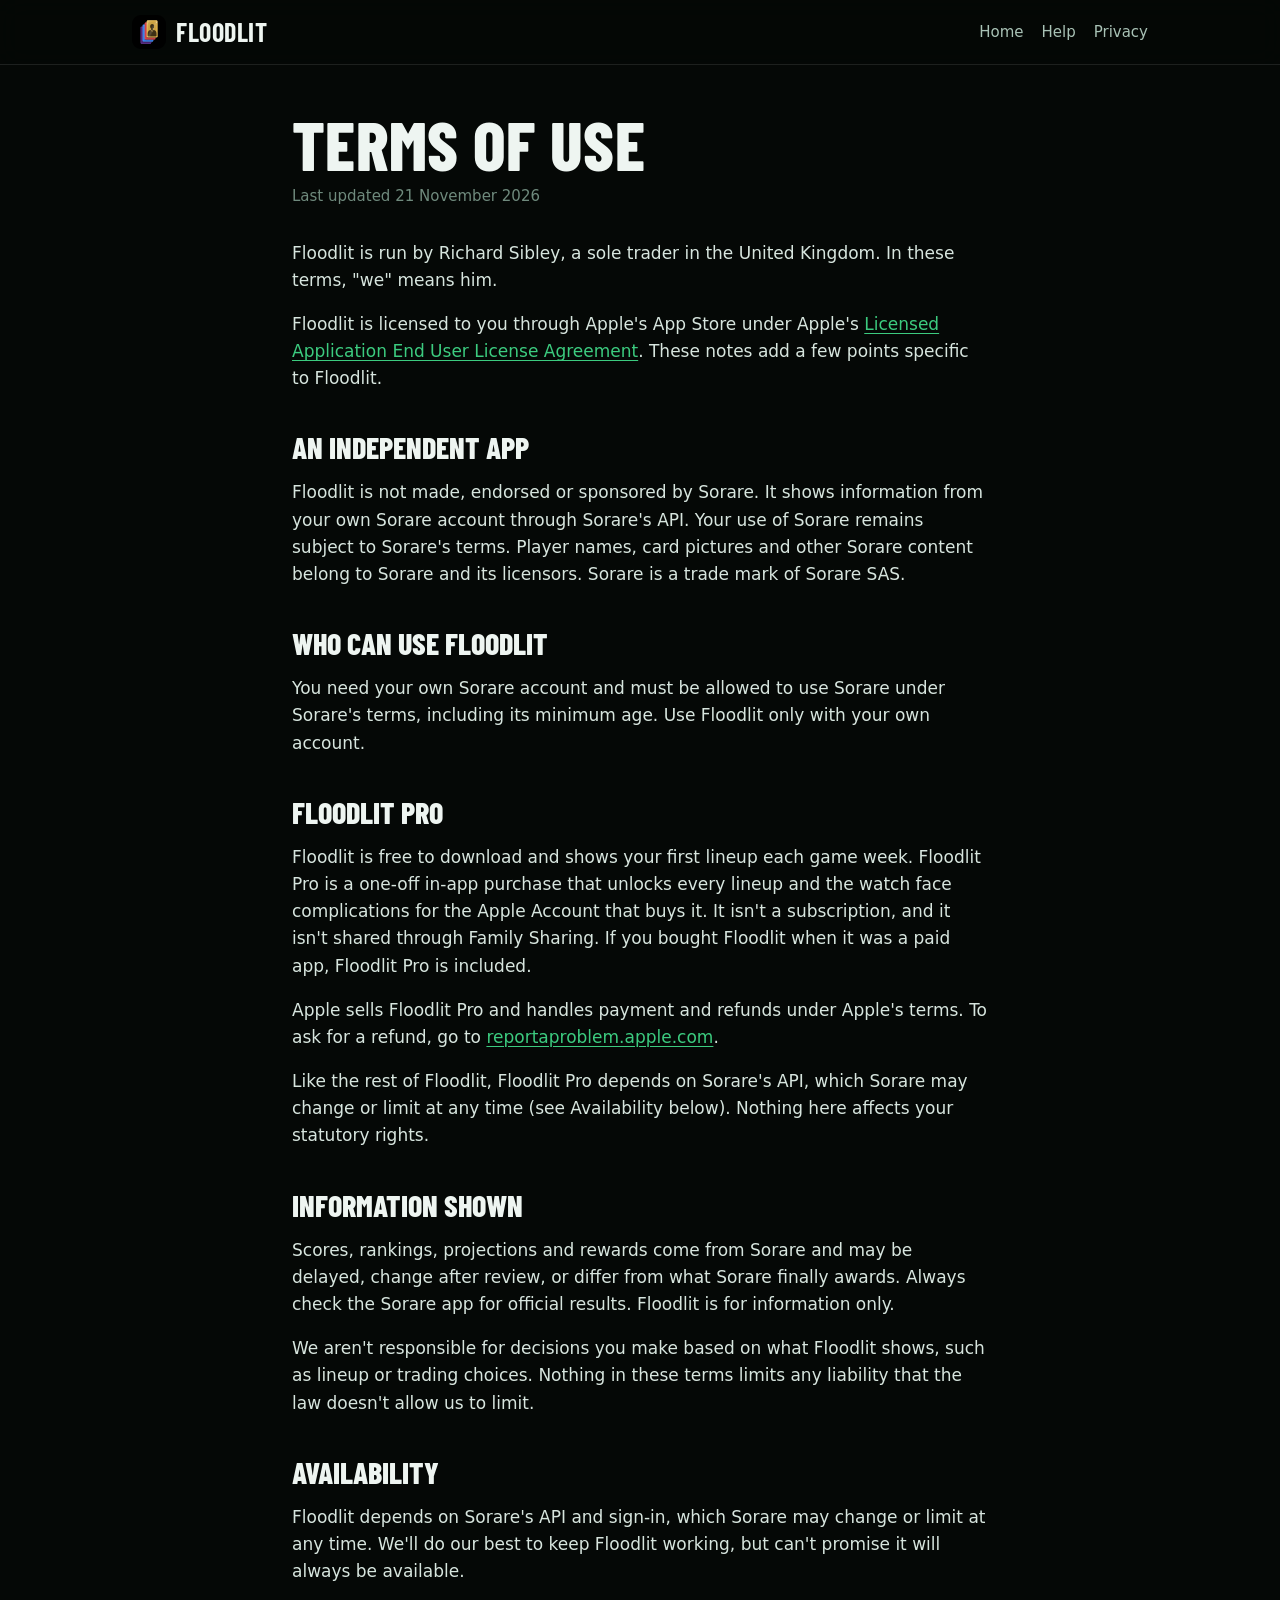
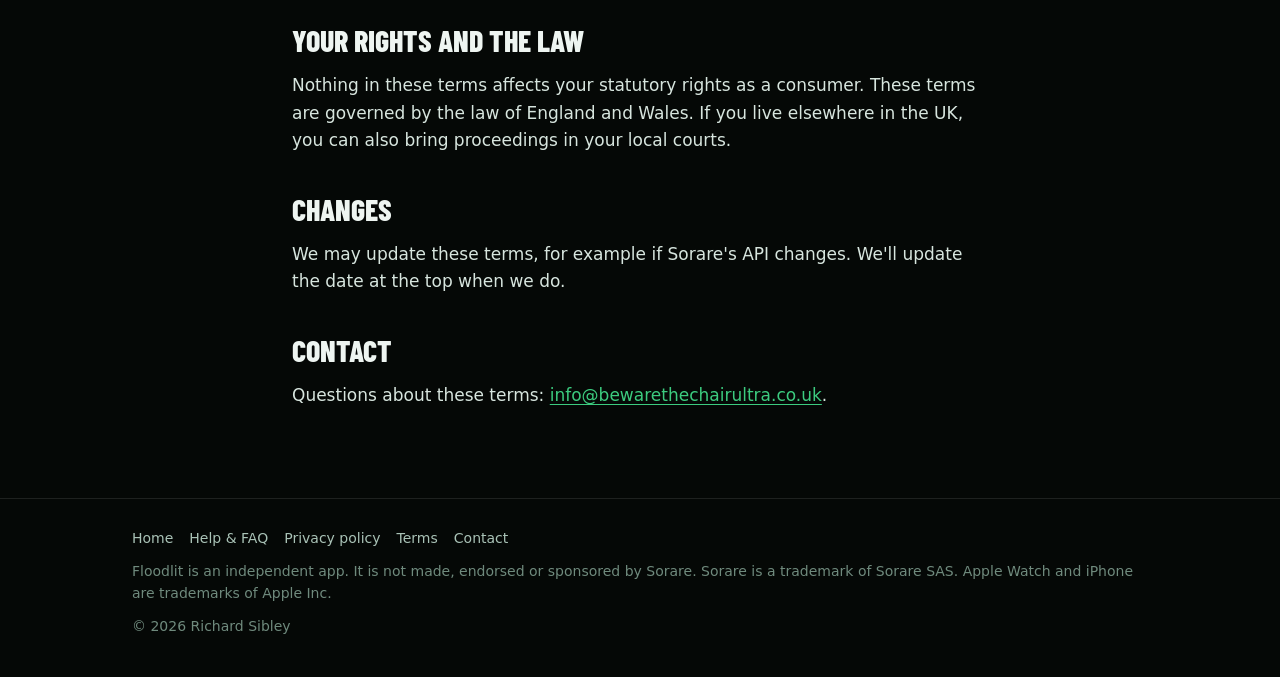
<file: terms.html>
<!doctype html>
<html lang="en-GB">
<head>
<meta charset="utf-8">
<meta name="viewport" content="width=device-width, initial-scale=1">
<title>Terms of use – Floodlit</title>
<meta name="description" content="The terms for using the Floodlit app.">
<meta name="theme-color" content="#050806">
<link rel="icon" type="image/png" href="favicon.png">
<link rel="apple-touch-icon" href="apple-touch-icon.png">
<meta property="og:title" content="Terms of use – Floodlit">
<meta property="og:description" content="The terms for using the Floodlit app.">
<meta property="og:image" content="https://richsibs.github.io/floodlit/icon.png">
<link rel="preload" href="fonts/barlow-condensed-latin-800-normal.woff2" as="font" type="font/woff2" crossorigin>
<link rel="stylesheet" href="style.css">
</head>
<body>
<header class="top"><div class="wrap">
  <a class="brand" href="./"><img src="icon.png" alt=""><span>Floodlit</span></a>
  <nav class="nav" aria-label="Main">
    <a href="./">Home</a>
    <a href="support.html">Help</a>
    <a href="privacy.html">Privacy</a>
  </nav>
</div></header>
<main>
<article class="doc"><div class="wrap">
<h1>Terms of use</h1>
<p class="meta">Last updated 21 November 2026</p>

<p>Floodlit is run by Richard Sibley, a sole trader in the United Kingdom. In these terms, "we" means him.</p>

<p>Floodlit is licensed to you through Apple's App Store under Apple's <a href="https://www.apple.com/legal/internet-services/itunes/dev/stdeula/" rel="noopener">Licensed Application End User License Agreement</a>. These notes add a few points specific to Floodlit.</p>

<h2>An independent app</h2>
<p>Floodlit is not made, endorsed or sponsored by Sorare. It shows information from your own Sorare account through Sorare's API. Your use of Sorare remains subject to Sorare's terms. Player names, card pictures and other Sorare content belong to Sorare and its licensors. Sorare is a trade mark of Sorare SAS.</p>

<h2>Who can use Floodlit</h2>
<p>You need your own Sorare account and must be allowed to use Sorare under Sorare's terms, including its minimum age. Use Floodlit only with your own account.</p>

<h2>Floodlit Pro</h2>
<p>Floodlit is free to download and shows your first lineup each game week. Floodlit Pro is a one-off in-app purchase that unlocks every lineup and the watch face complications for the Apple Account that buys it. It isn't a subscription, and it isn't shared through Family Sharing. If you bought Floodlit when it was a paid app, Floodlit Pro is included.</p>
<p>Apple sells Floodlit Pro and handles payment and refunds under Apple's terms. To ask for a refund, go to <a href="https://reportaproblem.apple.com/" rel="noopener">reportaproblem.apple.com</a>.</p>
<p>Like the rest of Floodlit, Floodlit Pro depends on Sorare's API, which Sorare may change or limit at any time (see Availability below). Nothing here affects your statutory rights.</p>

<h2>Information shown</h2>
<p>Scores, rankings, projections and rewards come from Sorare and may be delayed, change after review, or differ from what Sorare finally awards. Always check the Sorare app for official results. Floodlit is for information only.</p>
<p>We aren't responsible for decisions you make based on what Floodlit shows, such as lineup or trading choices. Nothing in these terms limits any liability that the law doesn't allow us to limit.</p>

<h2>Availability</h2>
<p>Floodlit depends on Sorare's API and sign-in, which Sorare may change or limit at any time. We'll do our best to keep Floodlit working, but can't promise it will always be available.</p>

<h2>Your rights and the law</h2>
<p>Nothing in these terms affects your statutory rights as a consumer. These terms are governed by the law of England and Wales. If you live elsewhere in the UK, you can also bring proceedings in your local courts.</p>

<h2>Changes</h2>
<p>We may update these terms, for example if Sorare's API changes. We'll update the date at the top when we do.</p>

<h2>Contact</h2>
<p>Questions about these terms: <a href="mailto:info@bewarethechairultra.co.uk">info@bewarethechairultra.co.uk</a>.</p>
</div></article>
</main>
<footer><div class="wrap">
  <nav aria-label="Footer">
    <a href="./">Home</a><a href="support.html">Help &amp; FAQ</a><a href="privacy.html">Privacy policy</a><a href="terms.html">Terms</a><a href="mailto:info@bewarethechairultra.co.uk">Contact</a>
  </nav>
  <p>Floodlit is an independent app. It is not made, endorsed or sponsored by Sorare. Sorare is a trademark of Sorare SAS. Apple Watch and iPhone are trademarks of Apple Inc.</p>
  <p>&copy; 2026 Richard Sibley</p>
</div></footer>
</body>
</html>
</file>
<file: style.css>
/* Floodlit — night pitch under the lights */
/* Barlow Condensed is served from this site (SIL Open Font License, fonts/OFL.txt), so no visitor data goes to Google. */
@font-face {
  font-family: "Barlow Condensed"; font-style: normal; font-weight: 600; font-display: swap;
  src: url("fonts/barlow-condensed-latin-600-normal.woff2") format("woff2");
}
@font-face {
  font-family: "Barlow Condensed"; font-style: normal; font-weight: 700; font-display: swap;
  src: url("fonts/barlow-condensed-latin-700-normal.woff2") format("woff2");
}
@font-face {
  font-family: "Barlow Condensed"; font-style: normal; font-weight: 800; font-display: swap;
  src: url("fonts/barlow-condensed-latin-800-normal.woff2") format("woff2");
}
:root {
  --night: #050806;
  --turf: #0b2e22;
  --turf-2: #0f3a2b;
  --chalk: rgba(255, 255, 255, 0.08);
  --ink: #eef5f1;
  --ink-2: #a9c2b6;
  --ink-3: #6f8a7d;
  --green: #3ccb7f;
  --gold: #f2c14e;
  --red: #e5484d;
  --blue: #3e7bfa;
  --purple: #6b3fd4;
  --card: rgba(255, 255, 255, 0.04);
  --line: rgba(255, 255, 255, 0.10);
  --radius: 18px;
  --max: 1080px;
  --display: "Barlow Condensed", "Arial Narrow", system-ui, sans-serif;
  --body: -apple-system, BlinkMacSystemFont, "SF Pro Text", "Inter", system-ui, sans-serif;
}

* { box-sizing: border-box; }
html { -webkit-text-size-adjust: 100%; }
body {
  margin: 0;
  background: var(--night);
  color: var(--ink);
  font: 17px/1.6 var(--body);
  -webkit-font-smoothing: antialiased;
  overflow-x: hidden;
}
a { color: var(--green); text-decoration-thickness: 1px; text-underline-offset: 3px; }
a:hover { color: #6fe0a3; }
img { max-width: 100%; display: block; }

.wrap { max-width: var(--max); margin: 0 auto; padding: 0 16px; }
@media (min-width: 720px) { .wrap { padding: 0 32px; } }

/* Header */
.top {
  position: sticky; top: 0; z-index: 10;
  background: rgba(5, 8, 6, 0.78);
  backdrop-filter: blur(12px); -webkit-backdrop-filter: blur(12px);
  border-bottom: 1px solid var(--line);
}
.top .wrap { display: flex; align-items: center; justify-content: space-between; height: 64px; gap: 16px; }
.brand { display: flex; align-items: center; gap: 10px; color: var(--ink); text-decoration: none; }
.brand img { width: 34px; height: 34px; border-radius: 9px; }
.brand span { font: 700 26px/1 var(--display); letter-spacing: 0.02em; text-transform: uppercase; }
.nav { display: flex; gap: 18px; font-size: 15px; }
.nav a { color: var(--ink-2); text-decoration: none; }
.nav a:hover, .nav a[aria-current="page"] { color: var(--ink); }

/* Hero */
.hero {
  position: relative;
  padding: 72px 0 56px;
  background:
    radial-gradient(60% 55% at 18% -8%, rgba(242, 193, 78, 0.28), transparent 70%),
    radial-gradient(55% 50% at 88% -12%, rgba(62, 123, 250, 0.22), transparent 70%),
    repeating-linear-gradient(180deg, var(--turf) 0 56px, var(--turf-2) 56px 112px);
  border-bottom: 1px solid var(--line);
  overflow: hidden;
}
.hero::after {
  content: ""; position: absolute; inset: auto 0 0 0; height: 55%;
  background: linear-gradient(transparent, var(--night));
  pointer-events: none;
}
.hero .wrap { position: relative; z-index: 1; display: grid; gap: 48px; align-items: center; }
@media (min-width: 860px) { .hero .wrap { grid-template-columns: 1.15fr 0.85fr; } }
.kicker { color: var(--gold); font: 600 15px/1 var(--body); letter-spacing: 0.12em; text-transform: uppercase; margin: 0 0 14px; }
h1 {
  font: 800 clamp(48px, 9vw, 92px)/0.92 var(--display);
  text-transform: uppercase; letter-spacing: 0.005em; margin: 0 0 20px;
}
h1 em { font-style: normal; color: var(--green); }
.lede { font-size: 19px; color: var(--ink-2); max-width: 34em; margin: 0 0 28px; }
.ctas { display: flex; flex-wrap: wrap; gap: 12px; align-items: center; }
.btn {
  display: inline-flex; align-items: center; gap: 8px;
  padding: 13px 22px; border-radius: 999px;
  font: 700 16px/1 var(--body); text-decoration: none;
  background: var(--green); color: #04130b;
}
.btn:hover { background: #5edb97; color: #04130b; }
.btn.ghost { background: transparent; color: var(--ink); border: 1.5px solid var(--line); }
.btn.ghost:hover { border-color: var(--ink-2); color: var(--ink); }
.soon { color: var(--ink-3); font-size: 14px; }

/* Watch mock */
.watch-stage { display: flex; justify-content: center; }
.watch {
  position: relative; width: 240px; height: 292px;
  border-radius: 64px; padding: 16px;
  background: linear-gradient(145deg, #2a2d2c, #0c0d0d 60%);
  box-shadow: 0 30px 80px rgba(0, 0, 0, 0.6), 0 0 0 1px rgba(255,255,255,0.08) inset;
}
.watch::before { /* crown */
  content: ""; position: absolute; right: -9px; top: 78px; width: 12px; height: 46px;
  border-radius: 6px; background: linear-gradient(90deg, #1a1c1b, #3a3d3c);
}
.screen {
  width: 100%; height: 100%; border-radius: 50px; overflow: hidden;
  background: radial-gradient(120% 70% at 50% -10%, rgba(242, 193, 78, 0.45), transparent 60%), #000;
  padding: 26px 20px 18px; display: flex; flex-direction: column; gap: 2px;
  font-family: var(--body);
}
.screen .row1 { display: flex; align-items: center; gap: 6px; font-size: 12px; color: var(--ink-2); }
.pill { background: var(--green); color: #000; font: 800 10px/1 var(--body); padding: 3px 6px; border-radius: 99px; }
.big { display: flex; align-items: baseline; gap: 6px; margin-top: 6px; }
.big b { font: 800 50px/1 var(--display); }
.big i { font-style: normal; color: var(--gold); font-size: 18px; }
.unit { color: var(--gold); font: 600 15px/1.1 var(--body); }
.mini { font-size: 12px; color: var(--ink-2); display: flex; gap: 6px; align-items: center; margin-top: 6px; }
.dots { display: inline-flex; gap: 3px; }
.dots span { width: 7px; height: 7px; border-radius: 50%; background: var(--green); }
.dots span.off { background: rgba(255,255,255,0.2); }
.info { margin-top: auto; display: grid; gap: 4px; font-size: 12px; }
.info div { display: flex; justify-content: space-between; }
.info b { color: var(--green); font-variant-numeric: tabular-nums; }
.info .muted b { color: var(--ink-2); }
.mock-note { text-align: center; color: var(--ink-3); font-size: 13px; margin-top: 14px; }

/* Sections */
section { padding: 64px 0; }
h2 { font: 800 clamp(34px, 5vw, 48px)/1 var(--display); text-transform: uppercase; margin: 0 0 12px; }
h3 { font-size: 19px; margin: 0 0 6px; }
.sub { color: var(--ink-2); max-width: 40em; margin: 0 0 32px; }

.grid { display: grid; gap: 16px; }
@media (min-width: 640px) { .grid.three { grid-template-columns: repeat(2, 1fr); } }
@media (min-width: 900px) { .grid.three { grid-template-columns: repeat(3, 1fr); } }
.tile {
  background: var(--card); border: 1px solid var(--line); border-radius: var(--radius);
  padding: 22px;
}
.tile p { margin: 0; color: var(--ink-2); font-size: 16px; }
.tile .icon {
  width: 38px; height: 38px; border-radius: 10px; display: grid; place-items: center;
  font-size: 18px; margin-bottom: 14px; color: #000; font-weight: 800;
}
.c-gold { background: var(--gold); } .c-red { background: var(--red); } .c-blue { background: var(--blue); }
.c-purple { background: var(--purple); color: #fff !important; } .c-green { background: var(--green); }

.strip {
  border: 1px solid var(--line); border-radius: var(--radius);
  background: linear-gradient(90deg, rgba(242,193,78,0.10), rgba(62,123,250,0.08));
  padding: 26px; display: grid; gap: 10px;
}
.strip p { margin: 0; color: var(--ink-2); }

/* Document pages */
.doc { padding: 48px 0 72px; }
.doc .wrap { max-width: 760px; }
.doc h1 { font-size: clamp(44px, 8vw, 68px); margin-bottom: 8px; }
.doc .meta { color: var(--ink-3); font-size: 15px; margin: 0 0 32px; }
.doc h2 { font-size: 30px; margin: 40px 0 10px; }
.doc p, .doc li { color: #d7e5de; }
.doc ul { padding-left: 22px; }
.doc li { margin: 6px 0; }
.callout {
  border-left: 3px solid var(--green); background: var(--card);
  border-radius: 0 12px 12px 0; padding: 16px 18px; margin: 20px 0;
}
.callout p { margin: 0; }

/* FAQ */
details {
  border: 1px solid var(--line); border-radius: 14px; background: var(--card);
  margin: 10px 0; overflow: hidden;
}
summary {
  cursor: pointer; list-style: none; padding: 16px 48px 16px 18px; position: relative;
  font-weight: 650; font-size: 17px;
}
summary::-webkit-details-marker { display: none; }
summary::after {
  content: "+"; position: absolute; right: 18px; top: 50%; transform: translateY(-50%);
  color: var(--green); font: 400 24px/1 var(--body); transition: transform .2s;
}
details[open] summary::after { transform: translateY(-50%) rotate(45deg); }
details > div { padding: 0 18px 16px; color: #d7e5de; }
details > div p { margin: 0 0 10px; }

.contact {
  margin-top: 36px; padding: 24px; border-radius: var(--radius);
  border: 1px solid var(--line); background: linear-gradient(135deg, rgba(60,203,127,0.12), rgba(107,63,212,0.10));
}
.contact p { margin: 6px 0 0; color: var(--ink-2); }
.contact a.mail { font-size: 20px; font-weight: 700; word-break: break-all; }

/* Footer */
footer { border-top: 1px solid var(--line); padding: 28px 0 40px; color: var(--ink-3); font-size: 14px; }
footer .wrap { display: grid; gap: 10px; }
footer nav { display: flex; flex-wrap: wrap; gap: 16px; }
footer nav a { color: var(--ink-2); text-decoration: none; }
footer p { margin: 0; }

@media (max-width: 520px) {
  .nav { gap: 14px; font-size: 14px; }
  .brand span { font-size: 22px; }
  .hero { padding-top: 48px; }
}
</file>
<file: marketing.css>
/* Extra styles for the marketing pages (launch.html, press.html). Loaded after style.css. */
@font-face { font-family: "Barlow Condensed"; font-style: italic; font-weight: 900; font-display: swap;
  src: url("fonts/barlow-condensed-latin-900-italic.woff2") format("woff2"); }
.punch { font: italic 900 clamp(52px, 9.5vw, 104px)/0.88 var(--display); text-transform: uppercase; margin: 0 0 22px; }
.punch em { font-style: italic; color: var(--gold); }
.rarity { display: flex; gap: 8px; margin: 0 0 22px; }
.rarity i { width: 56px; height: 6px; border-radius: 3px; display: block; }
.rarity i:nth-child(1) { background: #F5B83D; } .rarity i:nth-child(2) { background: #FF4C5B; }
.rarity i:nth-child(3) { background: #3D8BFF; } .rarity i:nth-child(4) { background: #B98CFF; }

.wrist { position: relative; width: 250px; flex: none; }
.wrist .case { background: #2b302d; border-radius: 66px; padding: 18px; box-shadow: inset 0 0 0 2px #3c423e, 0 30px 70px rgba(0,0,0,.55); }
.wrist .glass { background: #000; border-radius: 50px; padding: 16px; }
.wrist img { border-radius: 36px; width: 100%; }
.wrist::after { content: ""; position: absolute; right: -9px; top: 30%; width: 14px; height: 52px; border-radius: 5px; background: #3a3f3c; }
.wrist.sm { width: 200px; }
.duo { display: flex; gap: 18px; align-items: flex-end; justify-content: center; }
.duo .wrist.sm { margin-bottom: 30px; }

.reel { display: flex; gap: 28px; overflow-x: auto; padding: 8px 4px 28px; scroll-snap-type: x mandatory; }
.reel figure { margin: 0; scroll-snap-align: start; flex: none; width: 230px; }
.reel figcaption { margin-top: 16px; }
.reel figcaption b { display: block; font: italic 900 26px/1 var(--display); text-transform: uppercase; }
.reel figcaption span { color: var(--ink-2); font-size: 15px; }

.moments { display: grid; gap: 14px; }
@media (min-width: 720px) { .moments { grid-template-columns: repeat(4, 1fr); } }
.moment { border-top: 3px solid var(--gold); padding-top: 14px; }
.moment:nth-child(2) { border-color: #FF4C5B; } .moment:nth-child(3) { border-color: #3D8BFF; } .moment:nth-child(4) { border-color: #B98CFF; }
.moment b { font: 800 24px/1.05 var(--display); text-transform: uppercase; display: block; margin-bottom: 6px; }
.moment p { margin: 0; color: var(--ink-2); font-size: 15px; }

.price { text-align: center; border: 1px solid var(--line); border-radius: 24px; padding: 48px 20px;
  background: radial-gradient(70% 90% at 50% 0%, rgba(245,184,61,.14), transparent 70%), var(--card); }
.price .punch { margin-bottom: 14px; }
.price .rarity { justify-content: center; }
.price p { color: var(--ink-2); margin: 0 auto; max-width: 34em; }
.price p.fine { color: var(--ink-3); margin-top: 12px; }

.steps { counter-reset: s; display: grid; gap: 16px; }
@media (min-width: 760px) { .steps { grid-template-columns: repeat(3, 1fr); } }
.steps li { list-style: none; counter-increment: s; background: var(--card); border: 1px solid var(--line); border-radius: var(--radius); padding: 22px; color: var(--ink-2); }
.steps li::before { content: counter(s); display: block; font: italic 900 46px/1 var(--display); color: var(--gold); margin-bottom: 8px; }
.steps li b { color: var(--ink); display: block; font-size: 18px; margin-bottom: 4px; }
.steps { padding: 0; margin: 0; }

.fine { color: var(--ink-3); font-size: 13px; margin-top: 12px; }

/* Press kit */
.facts { display: grid; grid-template-columns: max-content 1fr; gap: 10px 24px; margin: 0; }
.facts dt { color: var(--ink-3); } .facts dd { margin: 0; color: var(--ink); }
.copybox { background: var(--card); border: 1px solid var(--line); border-radius: 14px; padding: 18px 20px; color: #d7e5de; }
.copybox p { margin: 0 0 10px; } .copybox p:last-child { margin: 0; }
.assets { display: grid; gap: 14px; grid-template-columns: repeat(auto-fill, minmax(150px, 1fr)); }
.assets a { display: block; text-decoration: none; color: var(--ink-2); font-size: 14px; }
.assets img { border-radius: 14px; border: 1px solid var(--line); margin-bottom: 8px; background: #071A0F; aspect-ratio: 1; object-fit: contain; width: 100%; }

/* Apple App Store badge: official artwork only, unmodified. Min 40px tall on screen; clear space 1/4 of its height. */
.badge { display: inline-block; padding: 0; margin-right: 14px; line-height: 0; }
.badge img { height: 54px; width: auto; }

.hero .wrap > * { min-width: 0; }
@media (max-width: 600px) {
  .duo .wrist.sm { display: none; }
  .duo .wrist { width: 220px; }
}
</file>
